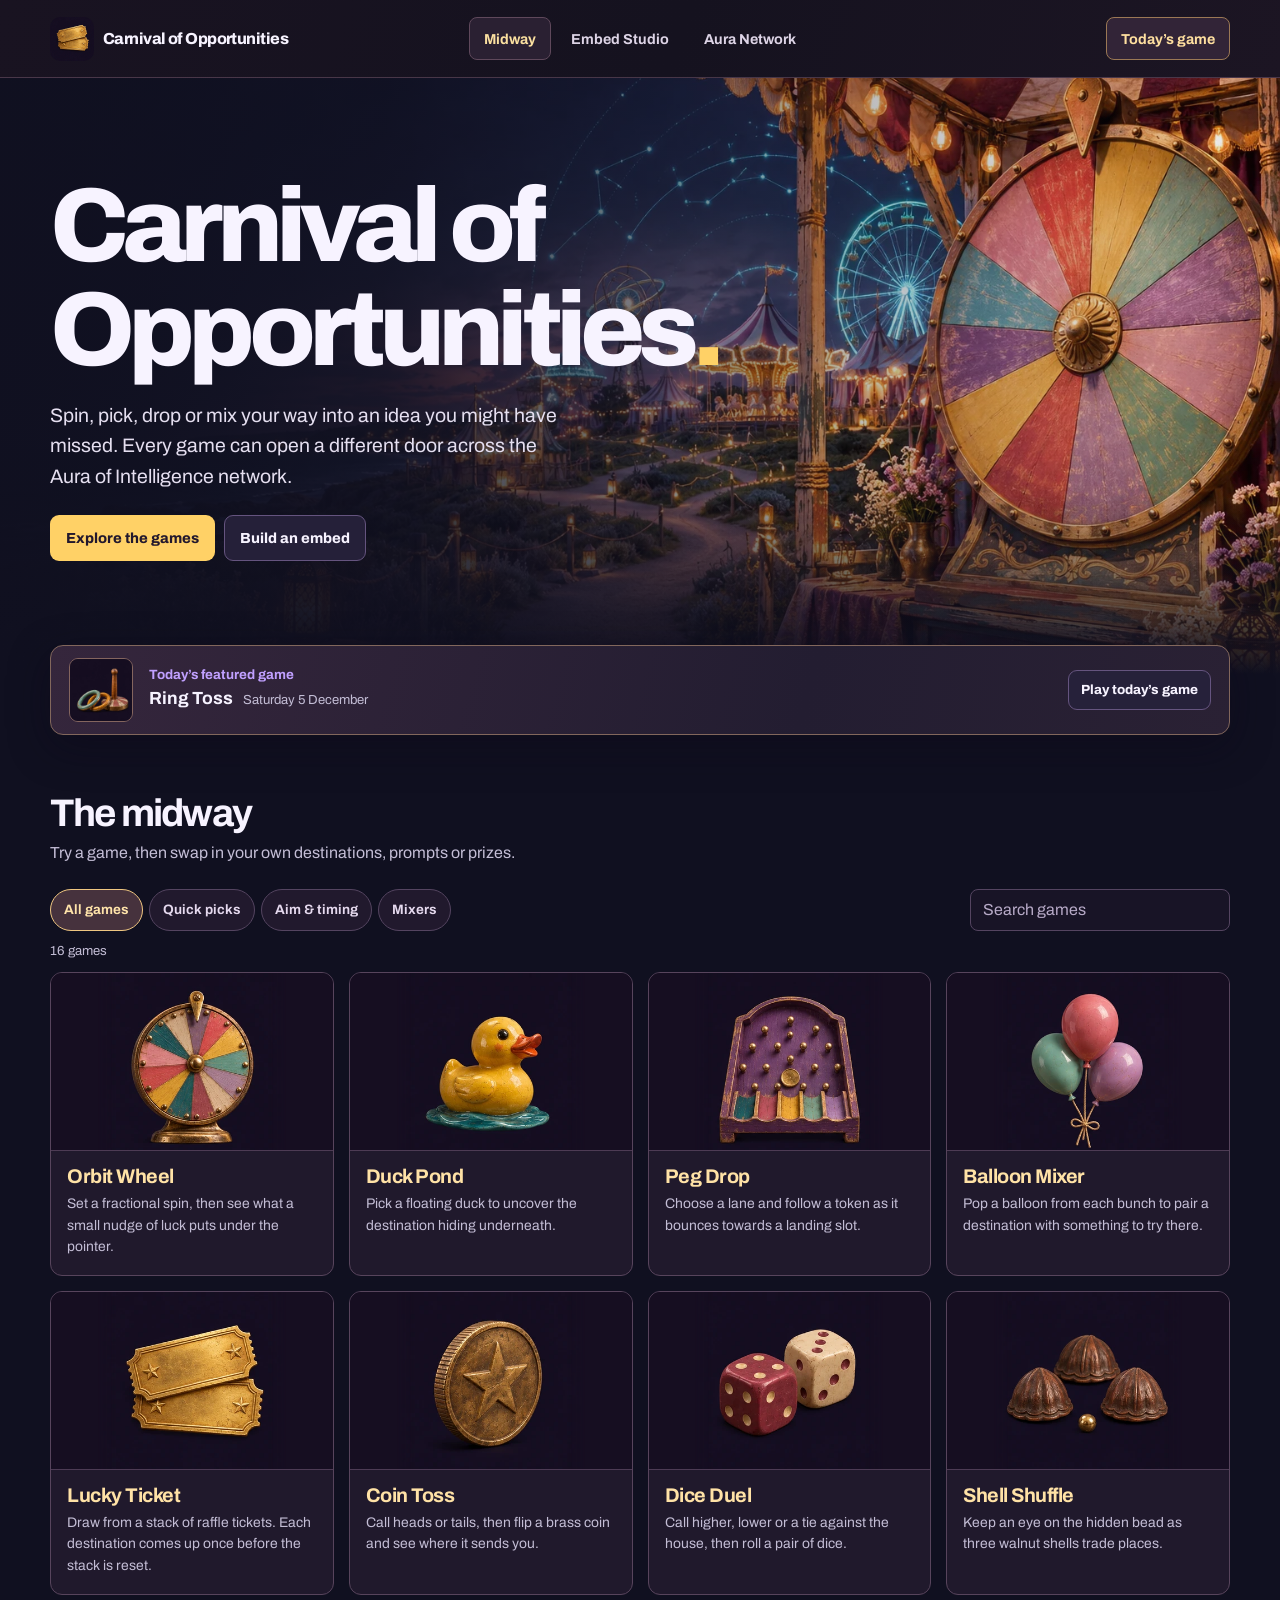
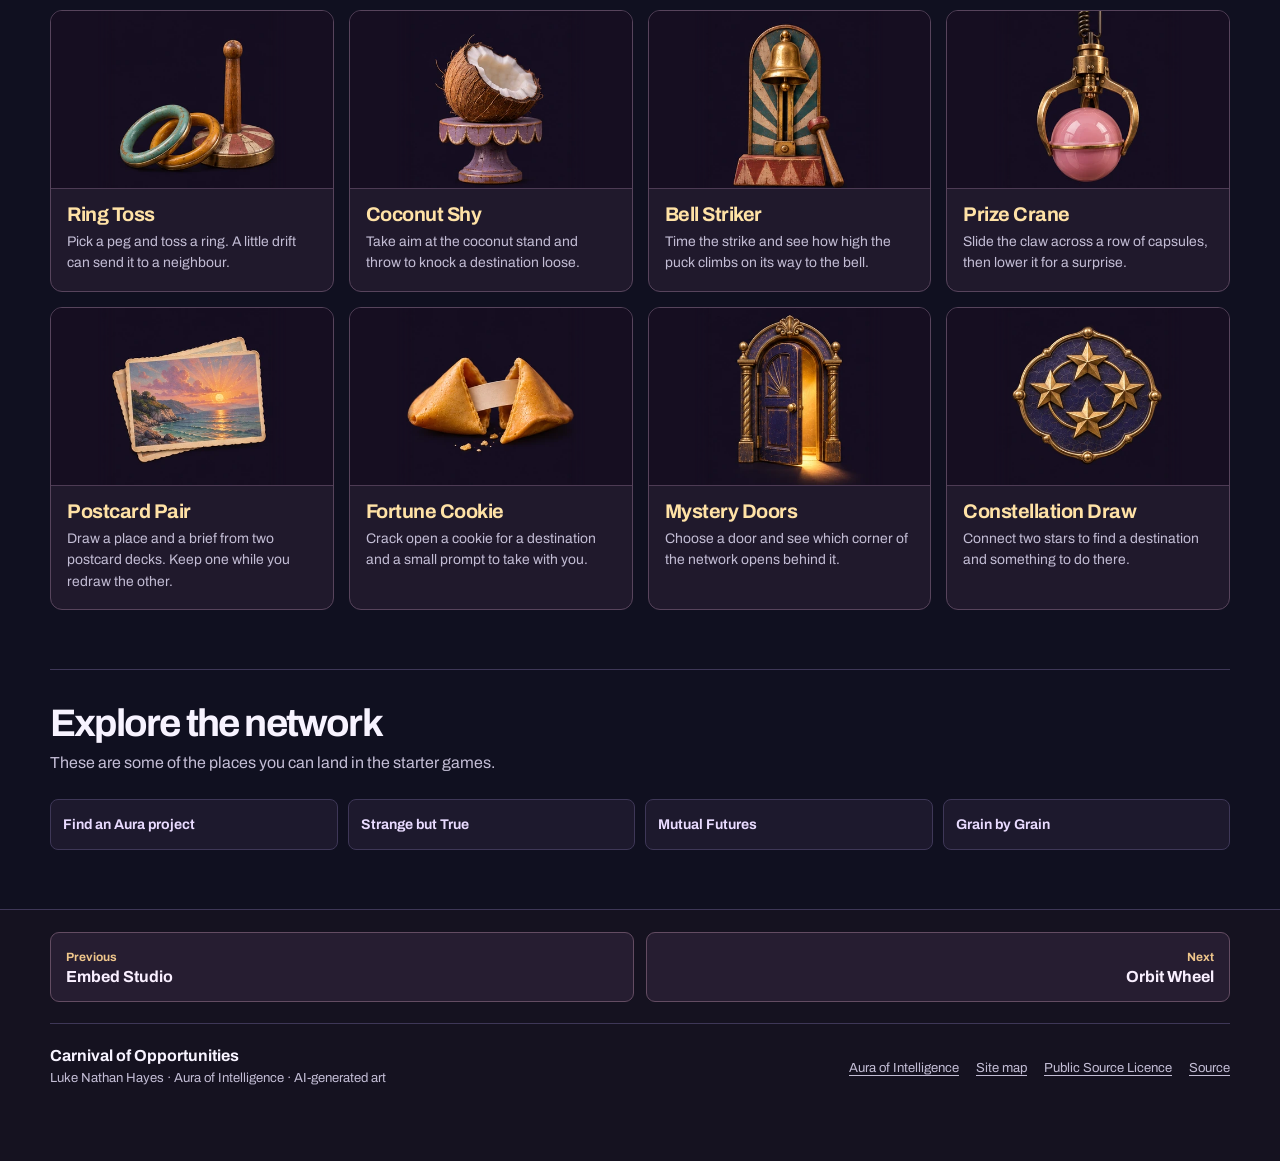
<file: index.html>
<!doctype html>
<html lang="en-AU">
<head>
  <meta charset="utf-8">
  <meta name="viewport" content="width=device-width, initial-scale=1">
  <title>Carnival of Opportunities | Aura of Intelligence</title>
  <meta name="description" content="A midway of small, embeddable luck games that send people somewhere unexpected across the Aura of Intelligence network.">
  <meta name="theme-color" content="#101020">
  <link rel="canonical" href="https://auraofintelligence.github.io/carnival-of-opportunities/">
  <meta property="og:title" content="Carnival of Opportunities">
  <meta property="og:description" content="Spin, pick, drop or mix your way into an idea you might have missed.">
  <meta property="og:image" content="https://auraofintelligence.github.io/carnival-of-opportunities/assets/images/carnival-hero.webp">
  <link rel="stylesheet" href="assets/css/site.css?v=2">
  <script defer src="assets/js/catalog.js?v=2"></script>
  <script defer src="assets/js/featured.js?v=2"></script>
  <script defer src="assets/js/home.js?v=2"></script>
  <script defer src="assets/js/site.js"></script>
</head>
<body id="top">
  <a class="skip-link" href="#main">Skip to content</a>
  <header class="site-header">
    <div class="container header-inner">
      <a class="brand" href="index.html"><img class="brand-ticket" src="assets/images/icons/lucky-ticket.webp" alt="" width="45" height="45"><span>Carnival of Opportunities</span></a>
      <nav class="site-nav" aria-label="Primary">
        <a href="#games" aria-current="page">Midway</a>
        <a href="embed.html">Embed Studio</a>
        <a href="#network">Aura Network</a>
      </nav>
      <a class="header-action" href="play.html?game=featured">Today’s game</a>
    </div>
  </header>
  <main id="main">
    <section class="hero home-hero" aria-labelledby="home-title">
      <div class="container hero-content">
        <h1 id="home-title">Carnival of<br>Opportunities<span>.</span></h1>
        <p>Spin, pick, drop or mix your way into an idea you might have missed. Every game can open a different door across the Aura of Intelligence network.</p>
        <div class="actions">
          <a class="button button-gold" href="#games">Explore the games</a>
          <a class="button button-quiet" href="embed.html">Build an embed</a>
        </div>
      </div>
    </section>
    <div class="container">
      <section aria-labelledby="daily-heading">
        <a class="daily-ticket" href="play.html?game=featured">
          <img class="daily-icon" id="daily-icon" alt="" width="64" height="64" hidden>
          <div>
            <h2 id="daily-heading">Today’s featured game</h2>
            <p><strong id="daily-name">Try today’s draw</strong> <span id="daily-date"></span></p>
          </div>
          <span class="daily-cta button button-small button-quiet">Play today’s game</span>
        </a>
      </section>
      <section class="section" id="games" aria-labelledby="games-heading">
        <div class="section-heading">
          <h2 id="games-heading">The midway</h2>
          <p>Try a game, then swap in your own destinations, prompts or prizes.</p>
        </div>
        <div class="catalogue-controls" id="catalogue-controls" hidden>
          <div class="catalogue-filters" role="group" aria-label="Game category">
            <button type="button" data-category="all" aria-pressed="true">All games</button>
            <button type="button" data-category="chance" aria-pressed="false">Quick picks</button>
            <button type="button" data-category="aim" aria-pressed="false">Aim &amp; timing</button>
            <button type="button" data-category="mix" aria-pressed="false">Mixers</button>
          </div>
          <input id="game-search" type="search" aria-label="Search games" placeholder="Search games">
        </div>
        <p class="catalogue-count" id="game-count" role="status"></p>
        <ul class="game-list" id="game-list"></ul>
        <noscript><p>Enable JavaScript to browse the game catalogue.</p></noscript>
        <template id="game-card">
          <li class="game-card">
            <a class="game-card-link" href="play.html">
              <div class="game-art"><img alt="" width="336" height="336" loading="lazy" decoding="async"></div>
              <div class="game-card-body"><h3></h3><p></p></div>
            </a>
          </li>
        </template>
      </section>
      <section class="section network-section" id="network" aria-labelledby="network-heading">
        <div class="section-heading">
          <h2 id="network-heading">Explore the network</h2>
          <p>These are some of the places you can land in the starter games.</p>
        </div>
        <div class="network-links" id="network-links"></div>
      </section>
    </div>
  </main>
  <footer class="site-footer">
    <div class="container">
      <nav class="page-turns" aria-label="Previous and next pages" data-page="midway">
        <a class="page-turn" rel="prev" href="embed.html"><span>Previous</span><strong>Embed Studio</strong></a>
        <a class="page-turn" rel="next" href="play.html?game=orbit-wheel"><span>Next</span><strong>Orbit Wheel</strong></a>
      </nav>
      <div class="footer-inner">
        <div><strong>Carnival of Opportunities</strong><p>Luke Nathan Hayes · Aura of Intelligence · AI-generated art</p></div>
        <nav aria-label="Footer"><a href="https://auraofintelligence.github.io/">Aura of Intelligence</a><a href="sitemap.xml">Site map</a><a href="LICENCE.md">Public Source Licence</a><a href="https://github.com/auraofintelligence/carnival-of-opportunities">Source</a></nav>
      </div>
    </div>
  </footer>
  <a class="back-to-top" href="#top" data-to-top hidden>Back to top</a>
</body>
</html>
</file>
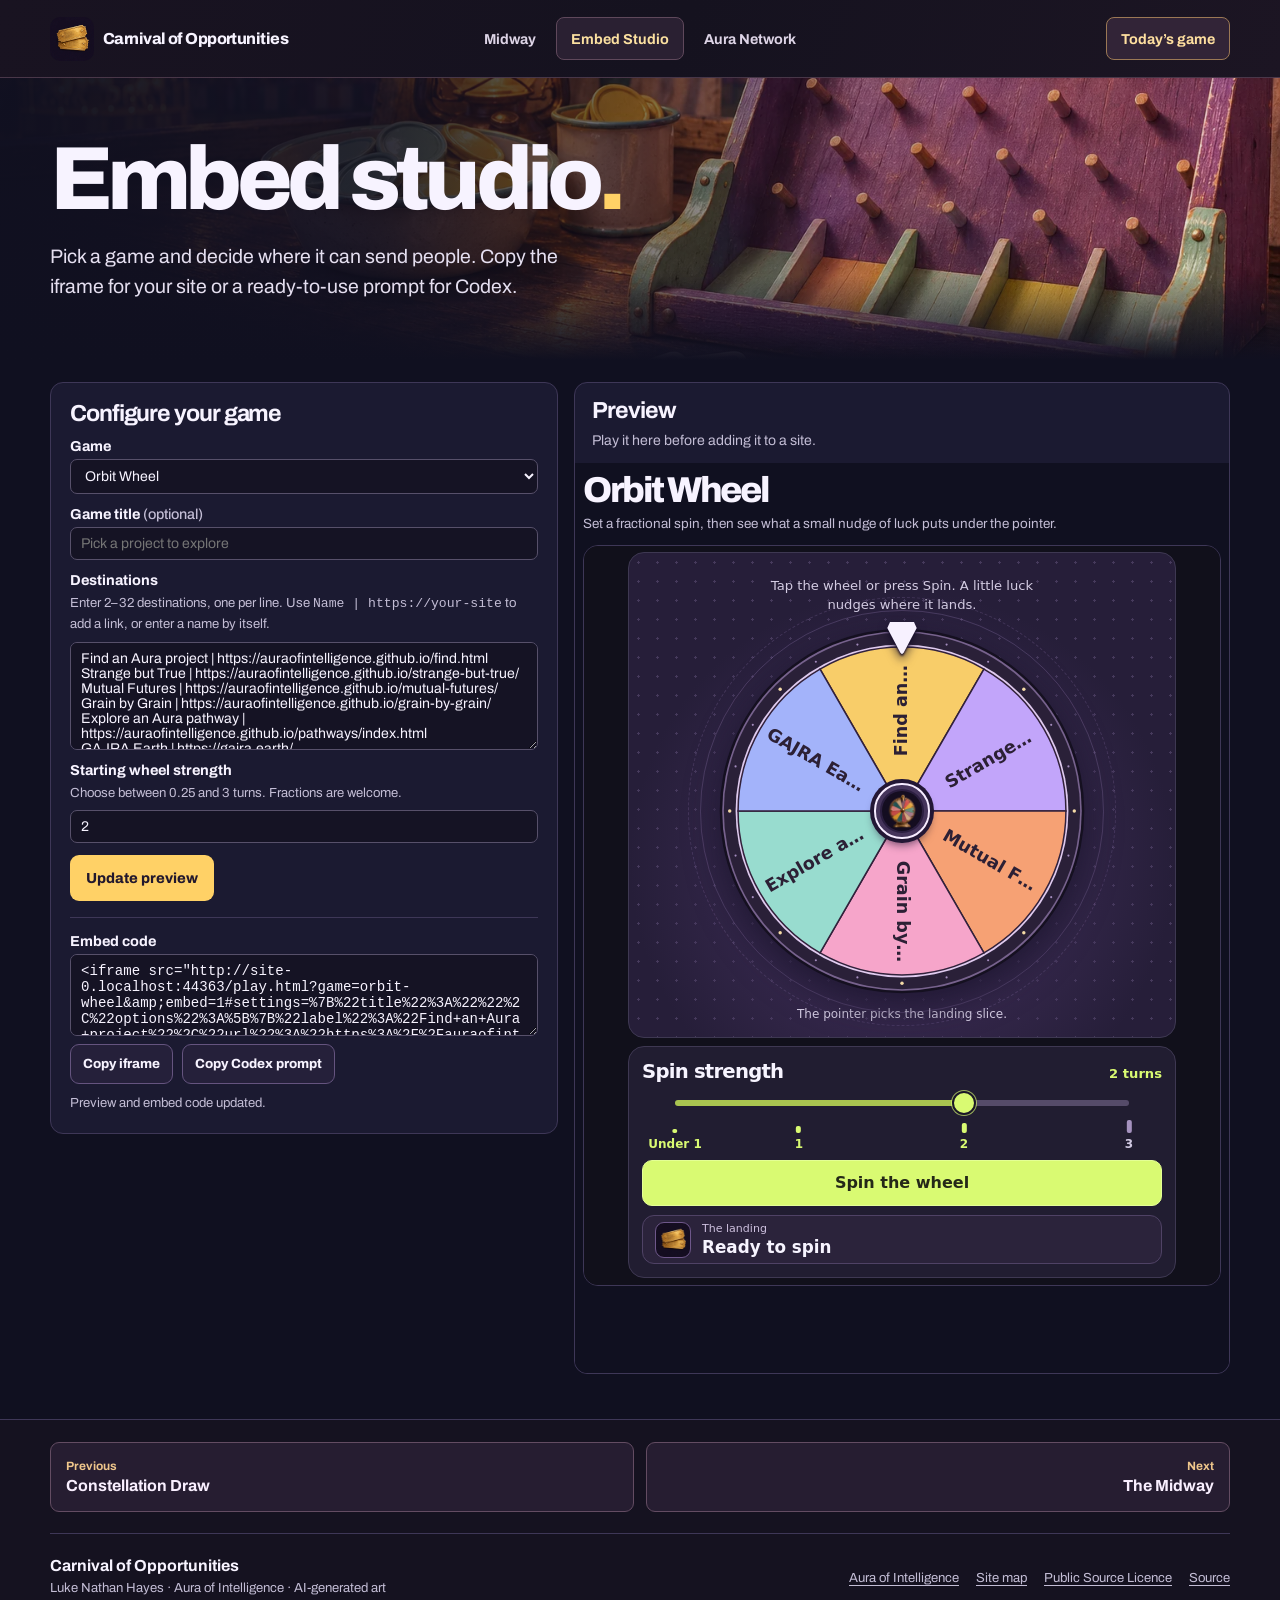
<file: embed.html>
<!doctype html>
<html lang="en-AU">
<head>
  <meta charset="utf-8">
  <meta name="viewport" content="width=device-width, initial-scale=1">
  <title>Embed Studio | Carnival of Opportunities</title>
  <meta name="description" content="Choose a carnival game, add destinations and actions, and copy an embed or a Codex placement prompt.">
  <meta name="theme-color" content="#101020">
  <link rel="canonical" href="https://auraofintelligence.github.io/carnival-of-opportunities/embed.html">
  <link rel="stylesheet" href="assets/css/site.css?v=2">
  <script defer src="assets/js/catalog.js?v=2"></script>
  <script defer src="assets/js/studio.js?v=2"></script>
  <script defer src="assets/js/site.js"></script>
</head>
<body id="top">
  <a class="skip-link" href="#main">Skip to content</a>
  <header class="site-header">
    <div class="container header-inner">
      <a class="brand" href="index.html"><img class="brand-ticket" src="assets/images/icons/lucky-ticket.webp" alt="" width="45" height="45"><span>Carnival of Opportunities</span></a>
      <nav class="site-nav" aria-label="Primary">
        <a href="index.html#games">Midway</a>
        <a href="embed.html" aria-current="page">Embed Studio</a>
        <a href="index.html#network">Aura Network</a>
      </nav>
      <a class="header-action" href="play.html?game=featured">Today’s game</a>
    </div>
  </header>
  <main id="main">
    <section class="hero workshop-hero" aria-labelledby="studio-title">
      <div class="container hero-content">
        <h1 id="studio-title">Embed studio<span>.</span></h1>
        <p>Pick a game and decide where it can send people. Copy the iframe for your site or a ready-to-use prompt for Codex.</p>
      </div>
    </section>
    <div class="container studio-layout">
      <section class="studio-panel" aria-labelledby="configure-heading">
        <h2 id="configure-heading">Configure your game</h2>
        <form id="embed-form">
          <label for="game-picker">Game</label>
          <select id="game-picker"></select>
          <label for="custom-title">Game title <span>(optional)</span></label>
          <input id="custom-title" type="text" maxlength="80" placeholder="Pick a project to explore">
          <label for="custom-destinations">Destinations</label>
          <p class="field-help" id="destination-help">Enter 2–32 destinations, one per line. Use <code>Name | https://your-site</code> to add a link, or enter a name by itself.</p>
          <textarea id="custom-destinations" rows="6" spellcheck="false" aria-describedby="destination-help"></textarea>
          <div id="strength-fields">
            <label for="custom-strength">Starting wheel strength</label>
            <p class="field-help" id="strength-help">Choose between 0.25 and 3 turns. Fractions are welcome.</p>
            <input id="custom-strength" type="number" min="0.25" max="3" step="0.01" value="2" required aria-describedby="strength-help">
          </div>
          <div id="prompt-fields" hidden>
            <label for="custom-prompts">Actions and prompts</label>
            <p class="field-help" id="prompt-help">Enter 1–24 things people can try at a destination, one per line.</p>
            <textarea id="custom-prompts" rows="4" aria-describedby="prompt-help"></textarea>
          </div>
          <button type="submit" class="button button-gold">Update preview</button>
        </form>
        <div class="code-panel">
          <label for="embed-code">Embed code</label>
          <textarea id="embed-code" class="code-output" rows="4" readonly spellcheck="false"></textarea>
          <div class="actions">
            <button type="button" class="button button-small button-quiet" id="copy-iframe">Copy iframe</button>
            <button type="button" class="button button-small button-quiet" id="copy-brief">Copy Codex prompt</button>
          </div>
        </div>
        <p id="studio-status" class="field-help" role="status"></p>
      </section>
      <section class="studio-preview" aria-labelledby="preview-heading">
        <div class="preview-heading"><h2 id="preview-heading">Preview</h2><p>Play it here before adding it to a site.</p></div>
        <iframe id="preview" title="Game preview" width="100%" height="910"></iframe>
      </section>
    </div>
    <noscript><p class="container">Enable JavaScript to build an embed.</p></noscript>
  </main>
  <footer class="site-footer">
    <div class="container">
      <nav class="page-turns" aria-label="Previous and next pages" data-page="studio">
        <a class="page-turn" rel="prev" href="play.html?game=constellation-draw"><span>Previous</span><strong>Constellation Draw</strong></a>
        <a class="page-turn" rel="next" href="index.html#games"><span>Next</span><strong>The Midway</strong></a>
      </nav>
      <div class="footer-inner">
        <div><strong>Carnival of Opportunities</strong><p>Luke Nathan Hayes · Aura of Intelligence · AI-generated art</p></div>
        <nav aria-label="Footer"><a href="https://auraofintelligence.github.io/">Aura of Intelligence</a><a href="sitemap.xml">Site map</a><a href="LICENCE.md">Public Source Licence</a><a href="https://github.com/auraofintelligence/carnival-of-opportunities">Source</a></nav>
      </div>
    </div>
  </footer>
  <a class="back-to-top" href="#top" data-to-top hidden>Back to top</a>
</body>
</html>
</file>
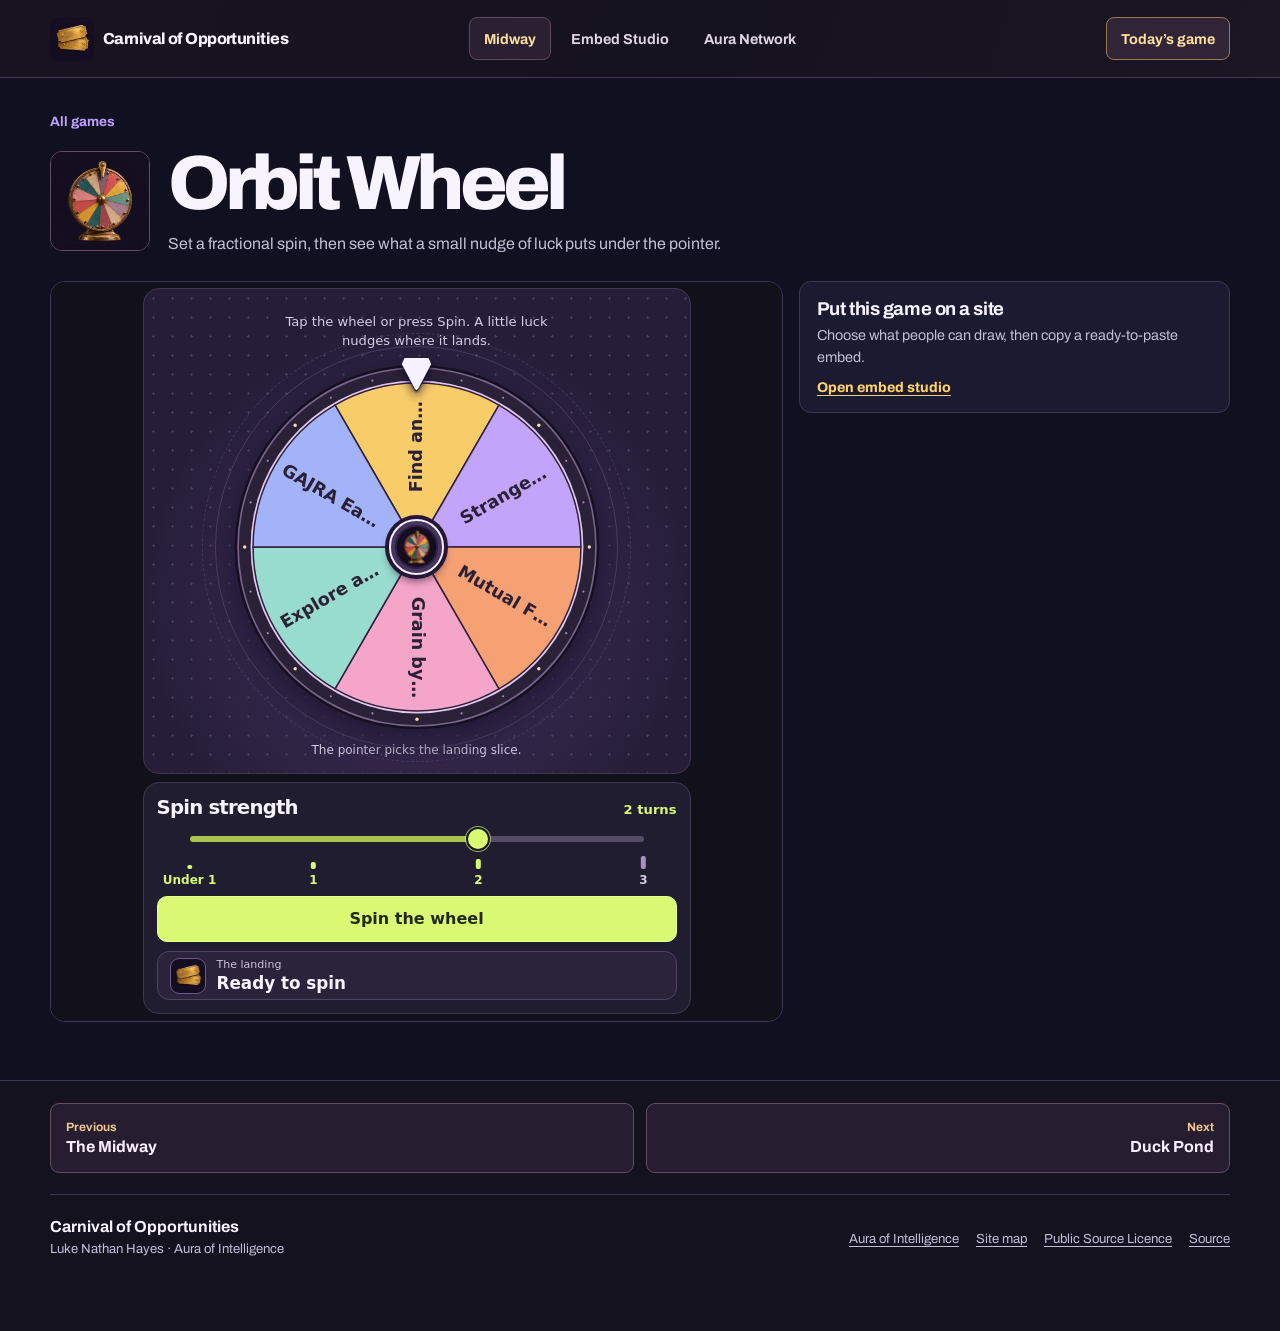
<file: play.html>
<!doctype html>
<html lang="en-AU">
<head>
  <meta charset="utf-8">
  <meta name="viewport" content="width=device-width, initial-scale=1">
  <title>Play | Carnival of Opportunities</title>
  <meta name="description" content="Play a midway game and uncover a destination, prompt or prize at the Carnival of Opportunities.">
  <meta name="theme-color" content="#101020">
  <link rel="canonical" href="https://auraofintelligence.github.io/carnival-of-opportunities/play.html">
  <script>
    if (new URLSearchParams(location.search).get('embed') === '1') {
      document.documentElement.classList.add('embedded');
      const robots = document.createElement('meta');
      robots.name = 'robots';
      robots.content = 'noindex, follow';
      document.head.append(robots);
    }
  </script>
  <link rel="stylesheet" href="assets/css/site.css?v=2">
  <link rel="stylesheet" href="assets/css/games.css">
  <link rel="stylesheet" href="assets/css/table-games.css">
  <link rel="stylesheet" href="assets/css/aim-games.css">
  <link rel="stylesheet" href="assets/css/mixer-games.css">
  <script defer src="assets/js/catalog.js?v=2"></script>
  <script defer src="assets/js/featured.js?v=2"></script>
  <script defer src="assets/js/games.js"></script>
  <script defer src="assets/js/table-games.js"></script>
  <script defer src="assets/js/aim-games.js"></script>
  <script defer src="assets/js/mixer-games.js"></script>
  <script defer src="assets/js/player.js?v=3"></script>
  <script defer src="assets/js/site.js"></script>
</head>
<body id="top">
  <a class="skip-link" href="#main">Skip to content</a>
  <header class="site-header">
    <div class="container header-inner">
      <a class="brand" href="index.html"><img class="brand-ticket" src="assets/images/icons/lucky-ticket.webp" alt="" width="45" height="45"><span>Carnival of Opportunities</span></a>
      <nav class="site-nav" aria-label="Primary">
        <a href="index.html#games" aria-current="page">Midway</a>
        <a href="embed.html">Embed Studio</a>
        <a href="index.html#network">Aura Network</a>
      </nav>
      <a class="header-action" href="play.html?game=featured">Today’s game</a>
    </div>
  </header>
  <main id="main" class="container player">
    <div class="page-title player-title">
      <a class="back-link" href="index.html#games">All games</a>
      <div class="game-title-row">
        <img class="play-icon" id="play-icon" alt="" width="100" height="100" hidden>
        <div>
          <h1 id="play-title">Play a game</h1>
          <p id="play-description"></p>
          <p class="featured-note" id="featured-note" hidden>Today’s featured game · changes daily in Brisbane</p>
        </div>
      </div>
    </div>
    <div class="player-layout">
      <div class="game-root" id="game-root"></div>
      <aside class="play-aside" aria-label="Game result and sharing">
        <div class="draw" id="draw" aria-live="polite" aria-atomic="true" hidden>
          <p class="draw-label">Your draw</p>
          <h2 id="draw-name"></h2>
          <p id="draw-prompt" hidden></p>
          <a class="button button-gold button-small" id="draw-link" target="_blank" rel="noopener noreferrer" hidden>Open destination</a>
        </div>
        <a class="aside-card" id="edit-game" href="embed.html">
          <h2>Put this game on a site</h2>
          <p>Choose what people can draw, then copy a ready-to-paste embed.</p>
          <span class="text-link">Open embed studio</span>
        </a>
      </aside>
    </div>
    <noscript><p>Enable JavaScript to play this game.</p></noscript>
  </main>
  <footer class="site-footer">
    <div class="container">
      <nav class="page-turns" aria-label="Previous and next pages" data-page="play">
        <a class="page-turn" rel="prev" href="index.html#games"><span>Previous</span><strong>The Midway</strong></a>
        <a class="page-turn" rel="next" href="play.html?game=duck-pond"><span>Next</span><strong>Duck Pond</strong></a>
      </nav>
      <div class="footer-inner">
        <div><strong>Carnival of Opportunities</strong><p>Luke Nathan Hayes · Aura of Intelligence</p></div>
        <nav aria-label="Footer"><a href="https://auraofintelligence.github.io/">Aura of Intelligence</a><a href="sitemap.xml">Site map</a><a href="LICENCE.md">Public Source Licence</a><a href="https://github.com/auraofintelligence/carnival-of-opportunities">Source</a></nav>
      </div>
    </div>
  </footer>
  <a class="back-to-top" href="#top" data-to-top hidden>Back to top</a>
</body>
</html>
</file>
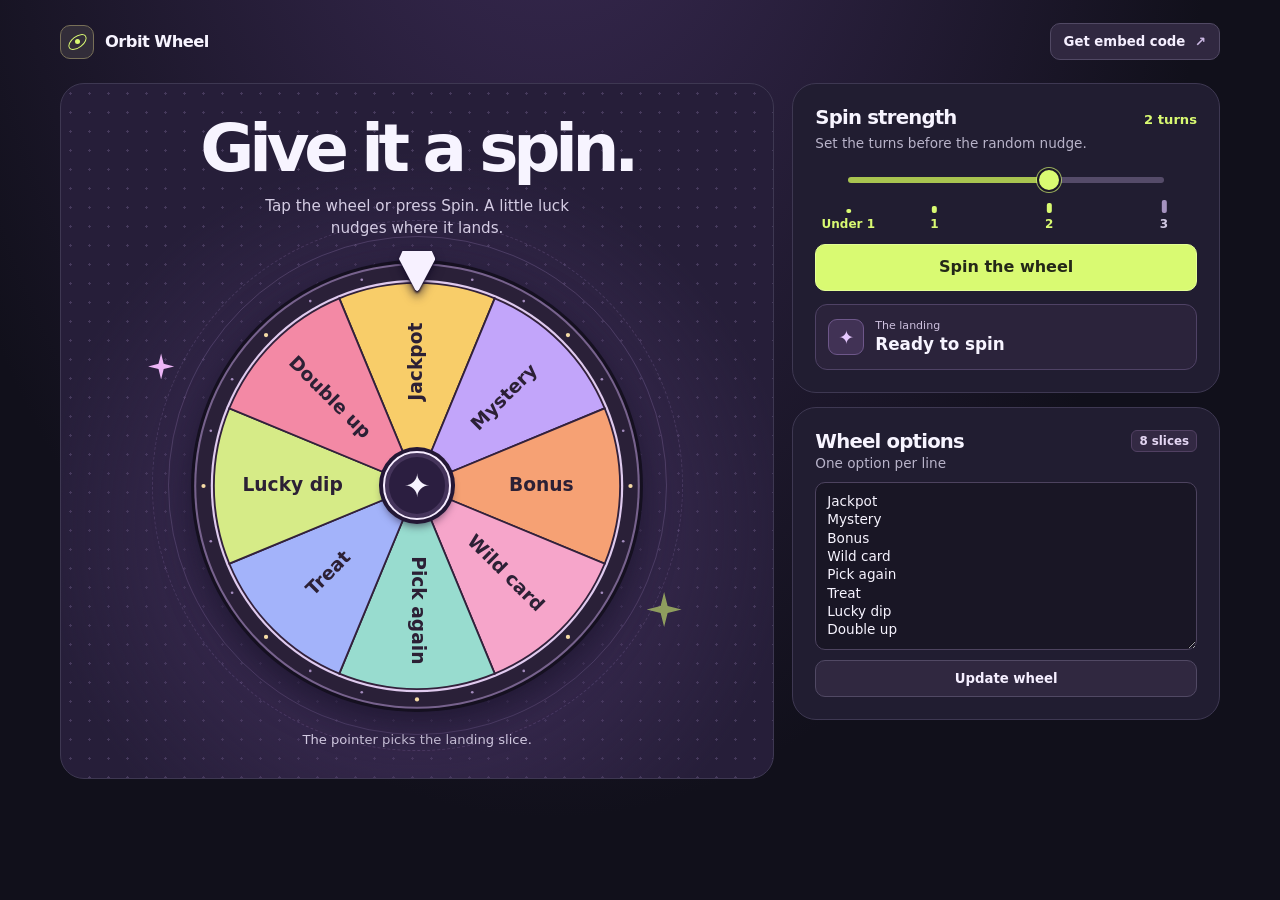
<file: games/orbit-wheel.html>
<!doctype html>
<html lang="en">
<head>
  <meta charset="utf-8">
  <meta name="viewport" content="width=device-width, initial-scale=1">
  <meta name="description" content="A little prize wheel you can make your own.">
  <meta name="robots" content="noindex, follow">
  <title>Orbit Wheel</title>
  <script>
    const config = new URLSearchParams(location.hash.startsWith('#wheel?') ? location.hash.slice(7) : location.search);
    if (config.get('embed') === '1') {
      document.documentElement.classList.add('embedded');
    }
    if (config.get('compact') === '1') {
      document.documentElement.classList.add('wheel-compact');
    }
  </script>
  <style>
    :root {
      color-scheme: dark;
      font-family: Inter, system-ui, sans-serif;
      color: #f7f4ff;
      background: #11101b;
      --muted: #b8b3c9;
      --line: #3e3852;
      --lime: #d9fa72;
      --surface: #211d31;
    }
    * { box-sizing: border-box; }
    body {
      margin: 0;
      min-width: 0;
      min-height: 100vh;
      background: radial-gradient(ellipse at 43% -35%, #3d2c58 0%, transparent 66%);
    }
    button, textarea, input { font: inherit; }
    button { cursor: pointer; }
    :focus-visible { outline: 2px solid var(--lime); outline-offset: 4px; }
    [hidden] { display: none !important; }
    .shell { width: min(100% - 48px, 1160px); margin-inline: auto; }
    .masthead {
      min-height: 83px;
      display: flex;
      align-items: center;
      justify-content: space-between;
      gap: 16px;
      padding-block: 12px;
    }
    .brand { display: flex; align-items: center; gap: 11px; font-size: 1.02rem; font-weight: 800; letter-spacing: -.035em; }
    .brand-mark {
      position: relative;
      display: grid;
      place-items: center;
      width: 34px;
      height: 34px;
      border: 1px solid #787058;
      border-radius: 10px;
      color: var(--lime);
      background: #322d39;
    }
    .brand-mark::before {
      content: '';
      width: 19px;
      height: 10px;
      border: 1px solid currentColor;
      border-radius: 50%;
      transform: rotate(-37deg);
    }
    .brand-mark::after { content: ''; position: absolute; width: 5px; height: 5px; background: currentColor; border-radius: 50%; }
    .layout { display: grid; grid-template-columns: minmax(0, 1.67fr) minmax(320px, 1fr); gap: 18px; padding-bottom: 28px; align-items: start; }
    .panel { border: 1px solid var(--line); border-radius: 24px; background: var(--surface); }
    .stage {
      position: relative;
      isolation: isolate;
      overflow: hidden;
      display: flex;
      flex-direction: column;
      align-items: center;
      padding: 32px 24px 29px;
      text-align: center;
      background:
        radial-gradient(circle at 50% 64%, #473362 0%, transparent 66%),
        radial-gradient(circle, #bda1de36 1px, transparent 1.4px) 0 0 / 19px 19px,
        #261e39;
    }
    h1 { margin: 0; font-size: clamp(2.5rem, 5.15vw, 4.55rem); line-height: 1.01; letter-spacing: -.08em; font-weight: 850; overflow-wrap: anywhere; }
    .intro { max-width: 36ch; margin: 12px 0 19px; color: #d4cce3; font-size: .95rem; line-height: 1.45; }
    .board {
      position: relative;
      display: grid;
      place-items: center;
      width: min(100%, 456px);
      aspect-ratio: 1;
      isolation: isolate;
    }
    .board::before, .board::after {
      content: '';
      position: absolute;
      z-index: -1;
      width: 109%;
      height: 109%;
      border: 1px solid #c6a4e835;
      border-radius: 50%;
      pointer-events: none;
    }
    .board::after { width: 116%; height: 116%; border-style: dashed; border-color: #c6a4e829; }
    .star { position: absolute; z-index: -1; width: 26px; height: 26px; background: #edb6f7; clip-path: polygon(50% 0, 60% 40%, 100% 50%, 60% 60%, 50% 100%, 40% 60%, 0 50%, 40% 40%); pointer-events: none; }
    .star-left { left: -9%; top: 21%; }
    .star-right { right: -8%; bottom: 19%; width: 35px; height: 35px; background: #d9fa7290; }
    .wheel {
      display: grid;
      place-items: center;
      width: 100%;
      aspect-ratio: 1;
      position: relative;
      border: 0;
      border-radius: 50%;
      padding: 0;
      background: transparent;
      color: #f7f4ff;
      touch-action: manipulation;
      -webkit-tap-highlight-color: transparent;
    }
    .wheel[aria-disabled="true"] { cursor: progress; }
    canvas { position: absolute; inset: 0; width: 100%; height: 100%; filter: drop-shadow(0 13px 17px #120e23a6); pointer-events: none; }
    .hub {
      z-index: 1;
      display: grid;
      place-items: center;
      width: 15%;
      aspect-ratio: 1;
      border-radius: 50%;
      border: 2px solid #f6ebff;
      box-shadow: 0 0 0 4px #231735, 0 6px 9px #20142f99, inset 0 0 0 4px #45345b;
      background: #2b1e40;
      transition: background .18s ease, color .18s ease;
      pointer-events: none;
    }
    .hub::after { content: '✦'; font-size: clamp(1.05rem, 4vw, 2rem); }
    .wheel:not([aria-disabled="true"]):hover .hub { background: var(--lime); color: #241b30; }
    .pointer {
      position: absolute;
      z-index: 2;
      top: -1.5%;
      width: 8%;
      aspect-ratio: .9;
      filter: drop-shadow(0 2px 1px #190f2d) drop-shadow(0 4px 5px #140d27a6);
      pointer-events: none;
    }
    .pointer::before { content: ''; display: block; width: 100%; height: 100%; background: #f7f1ff; clip-path: polygon(10% 0, 90% 0, 100% 20%, 56% 95%, 50% 100%, 44% 95%, 0 20%); }
    .stage-note { margin: 17px 0 0; color: #d4cce3; font-size: .82rem; line-height: 1.4; }
    .sidebar { display: grid; gap: 14px; min-width: 0; }
    .controls, .editor { padding: 22px; min-width: 0; }
    h2 { margin: 0; font-size: 1.23rem; letter-spacing: -.04em; font-weight: 780; }
    .description, .field-label { margin: 5px 0 0; color: var(--muted); font-size: .85rem; line-height: 1.42; }
    .strength-heading { display: flex; align-items: baseline; justify-content: space-between; gap: 8px; }
    .strength-readout { color: var(--lime); font-size: .82rem; font-weight: 720; font-variant-numeric: tabular-nums; white-space: nowrap; }
    .strength-scale { --thumb-size: 24px; --strength-edge: 33px; margin-top: 7px; }
    .strength-track { position: relative; margin-inline: calc(var(--strength-edge) - var(--thumb-size) / 2); }
    .strength-track::before {
      content: '';
      position: absolute;
      inset-inline: calc(var(--thumb-size) / 2);
      top: 50%;
      height: 6px;
      border-radius: 999px;
      transform: translateY(-50%);
      background: linear-gradient(90deg, #a9c450 var(--strength, 0%), #554b69 var(--strength, 0%));
      pointer-events: none;
    }
    .strength-input { position: relative; display: block; appearance: none; width: 100%; height: 40px; margin: 0; padding: 0; border: 0; border-radius: 8px; background: transparent; cursor: ew-resize; }
    .strength-input:disabled { cursor: progress; opacity: .6; }
    .strength-input::-webkit-slider-runnable-track { height: var(--thumb-size); background: transparent; }
    .strength-input::-moz-range-track { height: var(--thumb-size); background: transparent; }
    .strength-input::-moz-range-progress { background: transparent; }
    .strength-input::-webkit-slider-thumb { appearance: none; box-sizing: border-box; width: var(--thumb-size); height: var(--thumb-size); border: 2px solid #1b1728; border-radius: 50%; background: var(--lime); box-shadow: 0 0 0 1px #d9fa72a6; }
    .strength-input::-moz-range-thumb { box-sizing: border-box; width: var(--thumb-size); height: var(--thumb-size); border: 2px solid #1b1728; border-radius: 50%; background: var(--lime); box-shadow: 0 0 0 1px #d9fa72a6; }
    .strength-marks { position: relative; height: 31px; margin-inline: var(--strength-edge); }
    .strength-mark { position: absolute; left: var(--position); transform: translateX(-50%); display: grid; grid-template-rows: 13px auto; justify-items: center; align-items: end; gap: 4px; color: #d1c9e2; font-size: .75rem; font-weight: 700; white-space: nowrap; }
    .strength-mark::before { content: ''; width: 5px; height: 4px; border-radius: 2px; background: #a592bf; }
    .strength-mark:nth-child(2)::before { height: 7px; }
    .strength-mark:nth-child(3)::before { height: 10px; }
    .strength-mark:nth-child(4)::before { height: 13px; }
    .strength-mark.selected { color: var(--lime); }
    .strength-mark.selected::before { background: currentColor; }
    .primary, .quiet {
      border-radius: 10px;
      font-weight: 760;
      line-height: 1.15;
      transition: background .18s ease, border-color .18s ease;
    }
    .primary { width: 100%; margin-top: 13px; padding: 13px 14px; border: 1px solid #e4ff95; background: var(--lime); color: #242818; }
    .primary:not([aria-disabled="true"]):hover { background: #e8ff9f; }
    .primary[aria-disabled="true"] { cursor: progress; background: #3e4034; color: #e2edc0; border-color: #727f52; }
    .quiet { padding: 10px 13px; border: 1px solid #514964; color: #f5efff; background: #302840; font-size: .83rem; }
    .quiet:not([aria-disabled="true"]):hover { background: #433556; border-color: #8f7ca9; }
    .quiet[aria-disabled="true"] { cursor: progress; opacity: .7; }
    .launch-arrow { margin-left: 5px; color: #ccb9e4; }
    .result { display: flex; align-items: center; gap: 11px; min-height: 66px; margin-top: 13px; padding: 9px 12px; border: 1px solid #4f4265; border-radius: 12px; background: #2b233b; }
    .result-mark { display: grid; place-items: center; flex: 0 0 36px; height: 36px; border: 1px solid #6e578a; border-radius: 9px; color: #e6c9ff; background: #413255; font-size: 1.18rem; }
    .result.settled .result-mark { color: #282b1b; background: var(--lime); border-color: var(--lime); }
    .result-label { display: block; margin-bottom: 2px; color: #cec1df; font-size: .69rem; }
    .result output { display: block; font-size: 1.05rem; line-height: 1.2; font-weight: 770; overflow-wrap: anywhere; }
    .editor-header { display: flex; align-items: center; justify-content: space-between; gap: 9px; }
    .count { flex: none; color: #e5d7f4; font-size: .74rem; font-weight: 650; background: #332943; border: 1px solid #514062; padding: 3px 7px; border-radius: 6px; }
    textarea, .url-input { width: 100%; display: block; color: #f7f4ff; background: #191625; border: 1px solid #4d435f; border-radius: 10px; padding: 9px 11px; }
    textarea { line-height: 1.35; font-size: .85rem; resize: vertical; }
    .options { height: 168px; min-height: 84px; margin-top: 9px; }
    .editor .quiet { margin-top: 10px; width: 100%; }
    .feedback { margin: 8px 0 0; color: #f7b8d1; font-size: .8rem; line-height: 1.4; }
    .feedback.success { color: var(--lime); }
    dialog { width: min(calc(100% - 28px), 490px); padding: 23px; border: 1px solid #5f5076; border-radius: 18px; background: #252033; color: #f7f4ff; }
    dialog::backdrop { background: #0a0814bd; }
    .dialog-header { display: flex; justify-content: space-between; align-items: center; gap: 12px; }
    .dialog-close { border: 0; border-radius: 6px; background: transparent; color: #e3d6f4; font-size: 1.35rem; line-height: 1; padding: 5px 8px; }
    .dialog-close:hover { background: #3b304e; }
    .dialog-field { display: block; margin: 13px 0 5px; font-size: .84rem; font-weight: 680; }
    .embed-code { font-family: ui-monospace, monospace; }
    .visually-hidden { position: absolute; width: 1px; height: 1px; overflow: hidden; clip-path: inset(50%); white-space: nowrap; }
    .embedded body { min-height: 0; background: none; }
    .embedded .masthead, .embedded .editor { display: none; }
    .embedded .shell { width: min(100% - 12px, 548px); }
    .embedded .layout { grid-template-columns: minmax(0, 1fr); gap: 8px; padding: 6px 0; }
    .embedded .stage { padding: 17px 17px 14px; border-radius: 16px; }
    .embedded h1 { font-size: clamp(1.75rem, 6.5vw, 2.65rem); }
    .embedded .intro { margin: 6px 0 13px; font-size: .82rem; }
    .embedded .board { width: min(100%, 368px); }
    .embedded .stage-note { margin-top: 11px; font-size: .75rem; }
    .embedded .controls { padding: 13px; border-radius: 16px; }
    .embedded .controls .description { display: none; }
    .embedded .strength-scale { margin-top: 3px; }
    .embedded .strength-input { height: 34px; }
    .embedded .primary, .embedded .result { margin-top: 9px; }
    .embedded .result { min-height: 49px; padding-block: 5px; }
    .wheel-compact h1 { display: none; }
    .wheel-compact .star { display: none; }
    .wheel-compact .hub::after { content: ''; width: 78%; aspect-ratio: 1; border-radius: 50%; background: url('../assets/images/icons/orbit-wheel.webp') center / cover; }
    .wheel-compact .result-mark, .wheel-compact .result.settled .result-mark { color: transparent; background: url('../assets/images/icons/lucky-ticket.webp') center / cover; }
    @media (max-width: 880px) {
      .stage { padding-inline: 18px; }
      .star-left { left: -4%; }
      .star-right { right: -3%; }
      .controls, .editor { padding: 17px; }
    }
    @media (max-width: 700px) {
      .shell { width: min(100% - 24px, 490px); }
      .masthead { min-height: 65px; }
      .layout { grid-template-columns: minmax(0, 1fr); gap: 12px; }
      .stage { padding: 23px 16px 16px; }
      .intro { margin-bottom: 15px; font-size: .86rem; }
      .stage-note { margin-top: 13px; }
      .sidebar { gap: 12px; }
    }
    @media (prefers-reduced-motion: reduce) { *, *::before, *::after { transition: none !important; } }
  </style>
</head>
<body>
  <header class="masthead shell">
    <div class="brand"><span class="brand-mark" aria-hidden="true"></span> Orbit Wheel</div>
    <button type="button" class="quiet" id="open-embed">Get embed code <span class="launch-arrow" aria-hidden="true">↗</span></button>
  </header>
  <main class="layout shell">
    <section class="stage panel" aria-labelledby="wheel-title">
      <h1 id="wheel-title">Give it a spin.</h1>
      <p class="intro">Tap the wheel or press Spin. A little luck nudges where it lands.</p>
      <div class="board">
        <span class="star star-left" aria-hidden="true"></span>
        <span class="star star-right" aria-hidden="true"></span>
        <button type="button" class="wheel" id="wheel" aria-label="Spin the wheel" aria-describedby="wheel-options">
          <canvas id="wheel-face" aria-hidden="true"></canvas>
          <span class="hub" aria-hidden="true"></span>
        </button>
        <span class="pointer" aria-hidden="true"></span>
      </div>
      <p class="stage-note">The pointer picks the landing slice.</p>
      <span class="visually-hidden" id="wheel-options"></span>
    </section>
    <div class="sidebar">
      <section class="controls panel" aria-labelledby="spin-length">
        <div class="strength-heading">
          <h2 id="spin-length">Spin strength</h2>
          <span class="strength-readout" id="strength-readout" aria-hidden="true"></span>
        </div>
        <p class="description">Set the turns before the random nudge.</p>
        <div class="strength-scale">
          <div class="strength-track" id="strength-track">
            <input type="range" class="strength-input" id="strength" min="0.25" max="3" step="0.01" value="2" aria-labelledby="spin-length">
          </div>
          <div class="strength-marks" id="strength-marks" aria-hidden="true"></div>
        </div>
        <button type="button" class="primary" id="spin">Spin the wheel</button>
        <div class="result" id="result">
          <span class="result-mark" aria-hidden="true">✦</span>
          <div><span class="result-label">The landing</span><output id="landing" aria-live="polite" aria-atomic="true">Ready to spin</output></div>
        </div>
      </section>
      <section class="editor panel" aria-labelledby="options-title">
        <form id="options-form">
          <div class="editor-header"><h2 id="options-title">Wheel options</h2><span class="count" id="option-count"></span></div>
          <label for="options" class="field-label">One option per line</label>
          <textarea id="options" class="options" rows="5" spellcheck="false" aria-describedby="options-feedback"></textarea>
          <button type="submit" class="quiet" id="apply-options">Update wheel</button>
          <p class="feedback" id="options-feedback" role="status" hidden></p>
        </form>
      </section>
    </div>
  </main>
  <dialog id="embed-dialog" aria-labelledby="embed-title">
    <div class="dialog-header">
      <h2 id="embed-title">Get embed code</h2>
      <form method="dialog"><button type="submit" class="dialog-close" aria-label="Close">×</button></form>
    </div>
    <p class="description">Upload this HTML file to your site. Enter its address below, then paste the code into your page.</p>
    <label class="dialog-field" for="embed-url">Wheel URL</label>
    <input type="text" class="url-input" id="embed-url" autocomplete="off" spellcheck="false">
    <label class="dialog-field" for="embed-code">Embed code</label>
    <textarea class="embed-code" id="embed-code" rows="4" readonly></textarea>
    <button type="button" class="primary" id="copy-embed">Copy embed code</button>
    <p class="feedback" id="embed-feedback" role="status" hidden></p>
  </dialog>
  <script>
    const TAU = 2 * Math.PI;
    const defaultOptions = ['Jackpot', 'Mystery', 'Bonus', 'Wild card', 'Pick again', 'Treat', 'Lucky dip', 'Double up'];
    const palette = ['#f8cd69', '#c2a5fa', '#f6a174', '#f6a5ca', '#98dccf', '#a3b3fa', '#d6eb87', '#f389a5'];
    const strengthMarkers = [
      { value: 0.25, label: 'Under 1' },
      { value: 1, label: '1' },
      { value: 2, label: '2' },
      { value: 3, label: '3' },
    ];
    const title = Array.from(config.get('title')?.trim() || '').slice(0, 80).join('');
    const reducedMotion = matchMedia('(prefers-reduced-motion: reduce)');
    const byId = id => document.getElementById(id);
    const wheel = byId('wheel');
    const canvas = byId('wheel-face');
    const context = canvas.getContext('2d');
    const spinButton = byId('spin');
    const strength = byId('strength');
    const applyButton = byId('apply-options');
    const optionsInput = byId('options');
    const optionsFeedback = byId('options-feedback');
    const landing = byId('landing');
    const result = byId('result');
    const embedDialog = byId('embed-dialog');
    const embedUrl = byId('embed-url');
    const embedCode = byId('embed-code');
    const embedFeedback = byId('embed-feedback');

    let options = cleanOptions(config.getAll('option'));
    if (!validOptions(options)) options = defaultOptions;
    let rotation = 0;
    let spinning = false;

    function reportToCarnival(type, details = {}) {
      if (config.get('compact') !== '1' || window.parent === window) return;
      const origin = location.protocol === 'file:' ? '*' : location.origin;
      window.parent.postMessage({ type: `carnival:wheel-${type}`, ...details }, origin);
    }

    const minimumStrength = Number(strength.min);
    const maximumStrength = Number(strength.max);
    const strengthPercent = value => (value - minimumStrength) / (maximumStrength - minimumStrength) * 100;
    const strengthMarks = strengthMarkers.map(({ value, label }) => {
      const mark = document.createElement('span');
      mark.className = 'strength-mark';
      mark.textContent = label;
      mark.style.setProperty('--position', `${strengthPercent(value)}%`);
      return mark;
    });
    byId('strength-marks').append(...strengthMarks);

    function syncStrength() {
      const selected = strength.valueAsNumber;
      const text = `${selected} ${selected === 1 ? 'turn' : 'turns'}`;
      byId('strength-readout').textContent = text;
      strength.setAttribute('aria-valuetext', text);
      byId('strength-track').style.setProperty('--strength', `${strengthPercent(selected)}%`);
      strengthMarks.forEach((mark, index) => mark.classList.toggle('selected', selected >= strengthMarkers[index].value));
    }

    function mod(value, divisor) {
      return ((value % divisor) + divisor) % divisor;
    }

    function cleanOptions(values) {
      return values.map(value => value.trim()).filter(Boolean);
    }

    function validOptions(values) {
      return values.length >= 2 && values.length <= 32 && values.every(value => Array.from(value).length <= 80);
    }

    function indexAt(angle, currentRotation, count) {
      return Math.floor(mod(angle - currentRotation + Math.PI / count, TAU) / (TAU / count));
    }

    function makeSpin(angle, currentRotation, count, turns) {
      const nominal = turns * TAU;
      const nudge = Math.min(2 * TAU / count, .28 * TAU);
      const bias = angle === null ? 0 : .22 * Math.sin(angle);
      const lower = Math.max(.06 * TAU, nominal - nudge * (1 - Math.max(0, bias)));
      const upper = nominal + nudge * (1 + Math.min(0, bias));
      const travel = lower + Math.random() * (upper - lower);
      return { winner: indexAt(0, currentRotation + travel, count), travel };
    }

    function fitLabel(label, maxWidth) {
      if (context.measureText(label).width <= maxWidth) return label;
      const characters = Array.from(label);
      while (characters.length && context.measureText(characters.join('') + '…').width > maxWidth) characters.pop();
      return characters.join('').trimEnd() + '…';
    }

    function drawWheel() {
      const size = Math.round(wheel.clientWidth * Math.min(devicePixelRatio || 1, 3));
      if (!size) return;
      canvas.width = size;
      canvas.height = size;
      context.scale(size / 440, size / 440);
      context.translate(220, 220);
      const circle = (radius, color) => {
        context.beginPath();
        context.arc(0, 0, radius, 0, TAU);
        context.fillStyle = color;
        context.fill();
      };
      circle(218, '#151020');
      circle(215, '#77628d');
      circle(213, '#2a2038');
      circle(199, '#e0cbef');

      const slice = TAU / options.length;
      const fontSize = options.length <= 6 ? 21 : options.length <= 12 ? 18 : options.length <= 20 ? 15 : 12;
      for (const [index, label] of options.entries()) {
        const center = index * slice - Math.PI / 2;
        context.beginPath();
        context.moveTo(0, 0);
        context.arc(0, 0, 196, center - slice / 2, center + slice / 2);
        context.closePath();
        const colorIndex = index === options.length - 1 && index % palette.length === 0 ? 3 : index % palette.length;
        context.fillStyle = palette[colorIndex];
        context.fill();
        context.strokeStyle = '#32213b';
        context.lineWidth = 1.8;
        context.stroke();

        context.save();
        context.rotate(center);
        context.translate(120, 0);
        if (Math.cos(center) < -.001) context.rotate(Math.PI);
        context.fillStyle = '#2c2035';
        context.textAlign = 'center';
        context.textBaseline = 'middle';
        context.font = `800 ${fontSize}px Inter, system-ui, sans-serif`;
        context.fillText(fitLabel(label, 132), 0, 0);
        context.restore();
      }

      const tickCount = Math.max(24, options.length);
      for (let index = 0; index < tickCount; index++) {
        const angle = index * TAU / tickCount;
        context.beginPath();
        context.arc(206 * Math.sin(angle), -206 * Math.cos(angle), index % 3 === 0 ? 2.05 : 1.28, 0, TAU);
        context.fillStyle = index % 3 === 0 ? '#f5dba6' : '#a38bbd';
        context.fill();
      }
    }

    function paintRotation(angle) {
      canvas.style.transform = `rotate(${angle}rad)`;
    }

    function setSpinning(active) {
      spinning = active;
      strength.disabled = active;
      for (const control of [wheel, spinButton, applyButton]) {
        control.setAttribute('aria-disabled', String(active));
      }
      spinButton.textContent = active ? 'Spinning…' : 'Spin the wheel';
    }

    function spin(angle = null) {
      if (spinning) return;
      const { winner, travel } = makeSpin(angle, rotation, options.length, strength.valueAsNumber);
      const startRotation = rotation;
      const winningLabel = options[winner];
      setSpinning(true);
      reportToCarnival('start');
      result.classList.remove('settled');
      landing.textContent = 'Spinning…';

      function finish() {
        rotation = mod(startRotation + travel, TAU);
        paintRotation(rotation);
        landing.textContent = winningLabel;
        result.classList.add('settled');
        setSpinning(false);
        reportToCarnival('result', { index: winner });
      }

      if (reducedMotion.matches) {
        finish();
        return;
      }

      const duration = 1250 + 520 * travel / TAU;
      const startTime = performance.now();
      function frame(now) {
        const progress = Math.min(1, (now - startTime) / duration);
        if (progress === 1 || reducedMotion.matches) {
          finish();
          return;
        }
        const eased = 1 - (1 - progress) ** 3;
        paintRotation(startRotation + travel * eased);
        requestAnimationFrame(frame);
      }
      requestAnimationFrame(frame);
    }

    function setFeedback(element, message = '', success = false) {
      element.textContent = message;
      element.classList.toggle('success', success);
      element.hidden = !message;
    }

    function updateOptions(values) {
      options = values;
      optionsInput.value = options.join('\n');
      byId('option-count').textContent = `${options.length} slices`;
      byId('wheel-options').textContent = `Wheel options include ${options.join(', ')}.`;
      rotation = 0;
      paintRotation(rotation);
      drawWheel();
      landing.textContent = 'Ready to spin';
      result.classList.remove('settled');
    }

    function escapeAttribute(value) {
      return value.replaceAll('&', '&amp;').replaceAll('"', '&quot;').replaceAll('<', '&lt;').replaceAll('>', '&gt;');
    }

    function updateEmbed() {
      const address = embedUrl.value.trim();
      embedCode.value = '';
      byId('copy-embed').disabled = true;
      setFeedback(embedFeedback);
      try {
        if (!address || !['http:', 'https:'].includes(new URL(address, 'https://example.com/').protocol)) {
          throw new Error('Invalid wheel URL');
        }
      } catch {
        setFeedback(embedFeedback, 'Enter an HTTPS address or a relative path to the wheel file.');
        return;
      }

      const [withoutHash, ...fragment] = address.split('#');
      const [path, ...query] = withoutHash.split('?');
      const params = new URLSearchParams(query.join('?'));
      const iframeTitle = title || params.get('title')?.trim() || 'Orbit Wheel';
      for (const key of ['embed', 'turns', 'option', 'title']) params.delete(key);
      const wheelParams = new URLSearchParams({ embed: '1', turns: strength.value });
      if (iframeTitle !== 'Orbit Wheel') wheelParams.set('title', iframeTitle);
      for (const option of options) wheelParams.append('option', option);
      const allParams = [...params, ...wheelParams];
      const encoded = new URLSearchParams(allParams).toString();
      const source = encoded.length > 3500
        ? `${path}${params.size ? '?' + params : ''}#wheel?${wheelParams}`
        : `${path}?${encoded}${fragment.length ? '#' + fragment.join('#') : ''}`;
      embedCode.value = `<iframe src="${escapeAttribute(source)}" title="${escapeAttribute(iframeTitle)}" loading="lazy" style="display:block;width:100%;max-width:560px;height:740px;border:0"></iframe>`;
      byId('copy-embed').disabled = false;
    }

    const configuredValue = config.get('turns');
    const configuredStrength = configuredValue === 'under-1' ? .5 : Number(configuredValue);
    if (configuredStrength >= minimumStrength && configuredStrength <= maximumStrength) {
      strength.valueAsNumber = Math.round(configuredStrength * 100) / 100;
    }
    syncStrength();
    strength.addEventListener('input', syncStrength);

    if (title) {
      byId('wheel-title').textContent = title;
      document.title = title;
    } else if (document.documentElement.classList.contains('embedded')) {
      byId('wheel-title').textContent = 'Orbit Wheel';
    }

    updateOptions(options);
    new ResizeObserver(drawWheel).observe(wheel);
    if (config.get('compact') === '1') {
      const layout = document.querySelector('.layout');
      new ResizeObserver(() => reportToCarnival('size', { height: layout.getBoundingClientRect().height })).observe(layout);
    }

    wheel.addEventListener('click', event => {
      if (event.detail === 0) {
        spin();
        return;
      }
      const rect = wheel.getBoundingClientRect();
      const dx = event.clientX - rect.left - rect.width / 2;
      const dy = event.clientY - rect.top - rect.height / 2;
      spin(Math.hypot(dx, dy) < rect.width * .085 ? null : Math.atan2(dx, -dy));
    });
    spinButton.addEventListener('click', () => spin());

    optionsInput.addEventListener('input', () => setFeedback(optionsFeedback));
    byId('options-form').addEventListener('submit', event => {
      event.preventDefault();
      if (spinning) return;
      const draft = cleanOptions(optionsInput.value.split(/\r?\n/));
      if (!validOptions(draft)) {
        setFeedback(optionsFeedback, 'Use 2–32 options with up to 80 characters each.');
        return;
      }
      updateOptions(draft);
      setFeedback(optionsFeedback, 'Wheel updated.', true);
    });

    byId('open-embed').addEventListener('click', () => {
      if (!embedUrl.value) {
        embedUrl.value = /^https?:$/.test(location.protocol) ? location.origin + location.pathname : 'orbit-wheel.html';
      }
      updateEmbed();
      embedDialog.showModal();
    });
    embedUrl.addEventListener('input', updateEmbed);
    byId('copy-embed').addEventListener('click', async () => {
      if (!embedCode.value) return;
      try {
        await navigator.clipboard.writeText(embedCode.value);
      } catch {
        embedCode.select();
        if (!document.execCommand('copy')) {
          setFeedback(embedFeedback, 'The code is selected. Copy it with your browser’s Copy command.');
          return;
        }
      }
      setFeedback(embedFeedback, 'Embed code copied.', true);
    });
  </script>
</body>
</html>
</file>
<file: assets/css/site.css>
@font-face {
  font-family: Archivo;
  src: url('../fonts/archivo-var.woff2') format('woff2');
  font-style: normal;
  font-weight: 100 900;
  font-display: swap;
}

:root {
  color-scheme: dark;
  font-family: 'Archivo', 'Segoe UI', system-ui, sans-serif;
  color: #f7f3ff;
  background: #101020;
  --night: #101020;
  --surface: #1b1a31;
  --line: #3e3757;
  --muted: #c3bdd5;
  --purple: #c0a0ff;
  --gold: #ffd166;
  --mint: #9fe5cf;
  --container: 1180px;
}

*, *::before, *::after { box-sizing: border-box; }
html { scroll-padding-top: 22px; }
body { margin: 0; min-width: 0; }
[hidden] { display: none !important; }
a { color: inherit; }
button, input, select, textarea { font: inherit; }
button { cursor: pointer; }
button:disabled { cursor: default; }
:focus-visible { outline: 2px solid var(--gold); outline-offset: 4px; }
h1, h2, h3, p { margin-top: 0; }
p { line-height: 1.55; }
.container { width: min(100% - 48px, var(--container)); margin-inline: auto; }
.skip-link { position: fixed; z-index: 5; top: 12px; left: 12px; padding: 12px; transform: translateY(-160%); color: #151024; background: var(--gold); }
.skip-link:focus { transform: none; }

.site-header { position: relative; z-index: 4; border-bottom: 1px solid #71546a8c; background: linear-gradient(110deg, #191321, #15121f 53%, #1c1523); }
.header-inner { display: grid; grid-template-columns: minmax(0, 1fr) auto minmax(0, 1fr); align-items: center; gap: 18px; min-height: 77px; }
.brand { display: inline-flex; align-items: center; justify-self: start; gap: 9px; min-width: 0; font-size: 1rem; font-weight: 770; line-height: 1.08; letter-spacing: -.035em; text-decoration: none; }
.brand-ticket { display: block; width: 44px; height: 44px; flex: none; object-fit: contain; border-radius: 10px; }
.site-nav { display: flex; justify-content: center; gap: 5px; }
.site-nav a, .header-action { display: inline-flex; align-items: center; justify-content: center; min-height: 43px; padding: 7px 14px; border: 1px solid transparent; border-radius: 8px; color: #ddd4e6; font-size: .9rem; font-weight: 680; text-decoration: none; white-space: nowrap; }
.site-nav a:hover, .site-nav a[aria-current="page"] { border-color: #5f485b; background: #2a2032; color: #fbe0a0; }
.header-action { justify-self: end; border-color: #9b7855; background: #322437; color: #ffe0a0; }
.header-action:hover { border-color: #efc47d; background: #493349; }

.hero { position: relative; isolation: isolate; display: grid; align-items: center; background-color: #201633; background-position: center; background-size: cover; }
.hero::before { position: absolute; z-index: -1; inset: 0; content: ''; background: linear-gradient(90deg, #101020fa 1%, #101020dd 30%, #10102044 68%, #1010200d), linear-gradient(0deg, #101020 0%, transparent 30%); }
.home-hero { min-height: clamp(460px, 50vw, 596px); background-image: url('../images/carnival-hero.webp'); background-position: center 52%; }
.hero-content { padding-block: 60px 76px; }
.hero h1, .page-title h1 { margin: 0 0 18px; font-weight: 810; line-height: .99; letter-spacing: -.065em; overflow-wrap: anywhere; }
.hero h1 { max-width: 12ch; font-size: clamp(3.4rem, 8.2vw, 7.4rem); }
.hero h1 span { color: var(--gold); }
.hero p { max-width: 48ch; margin: 0 0 23px; color: #e5dff0; font-size: clamp(1rem, 1.65vw, 1.22rem); }
.actions { display: flex; flex-wrap: wrap; align-items: center; gap: 9px; }
.button { display: inline-flex; justify-content: center; align-items: center; gap: 9px; min-height: 46px; padding: 10px 15px; border: 1px solid transparent; border-radius: 9px; font-size: .91rem; line-height: 1.25; font-weight: 750; text-align: center; text-decoration: none; }
.button-small { min-height: 40px; padding: 8px 12px; font-size: .83rem; }
.button-gold { background: var(--gold); color: #22182d; }
.button-gold:hover { background: #ffe398; }
.button-quiet { border-color: #65547f; background: #27213bf0; color: #f7f3ff; }
.button-quiet:hover { border-color: #a585d2; background: #382a52; }

.daily-ticket { position: relative; display: grid; grid-template-columns: 64px 1fr auto; align-items: center; gap: 16px; margin-top: -29px; padding: 12px 18px; border: 1px solid #82675c; border-radius: 13px; background: linear-gradient(105deg, #35263c, #231d31 64%, #2a2134); box-shadow: 0 12px 42px #0b08196b; }
.daily-ticket { text-decoration: none; }
.daily-ticket:hover { border-color: #c19a6e; }
.daily-ticket:hover .daily-cta { border-color: #a585d2; background: #382a52; }
.daily-icon { display: block; width: 64px; height: 64px; border: 1px solid #84655e; border-radius: 9px; object-fit: cover; }
.daily-ticket h2 { margin-bottom: 3px; color: var(--purple); font-size: .84rem; }
.daily-ticket p { margin: 0; }
.daily-ticket strong { font-size: 1.1rem; }
#daily-date { margin-left: 7px; color: var(--muted); font-size: .82rem; }
.section { padding-block: 59px; }
.section-heading { margin-bottom: 23px; }
.section-heading h2, .studio-panel h2, .preview-heading h2 { margin-bottom: 7px; font-size: clamp(1.65rem, 3vw, 2.55rem); line-height: 1.04; letter-spacing: -.047em; }
.section-heading p, .preview-heading p { margin-bottom: 0; color: var(--muted); }
.catalogue-controls { display: flex; flex-wrap: wrap; justify-content: space-between; align-items: center; gap: 9px 16px; }
.catalogue-filters { display: flex; flex-wrap: wrap; gap: 6px; }
.catalogue-filters button { min-height: 42px; padding: 8px 13px; border: 1px solid #544460; border-radius: 999px; background: #21192d; color: #e5d9ee; font-size: .85rem; font-weight: 670; }
.catalogue-filters button:hover { border-color: #a48aaf; }
.catalogue-filters button[aria-pressed="true"] { border-color: #efc681; background: #46323d; color: #ffe4aa; }
#game-search { min-height: 42px; width: min(100%, 260px); padding: 8px 12px; border: 1px solid #544460; border-radius: 8px; background: #181426; color: #f7f3ff; }
#game-search::placeholder { color: #b7aac7; }
.catalogue-count { margin: 10px 0 11px; color: var(--muted); font-size: .82rem; }
.catalogue-count:empty { display: none; }
.game-list { display: grid; grid-template-columns: repeat(4, minmax(0, 1fr)); gap: 15px; margin: 0; padding: 0; list-style: none; }
.game-card { display: flex; min-width: 0; overflow: hidden; border: 1px solid #57445c; border-radius: 12px; background: #20192c; }
.game-card:focus-within, .game-card:hover { border-color: #c19a6e; }
.game-card-link { display: flex; flex: 1; flex-direction: column; color: inherit; text-decoration: none; }
.game-card-link:focus-visible { outline-offset: -3px; }
.game-card-body { flex: 1; padding: 15px 16px 17px; }
.game-card h3 { margin-bottom: 6px; color: #ffe2a6; font-size: 1.24rem; letter-spacing: -.025em; }
.game-card p { margin: 0; color: var(--muted); font-size: .87rem; }
.text-link { display: inline-flex; gap: 6px; margin-top: auto; color: var(--gold); font-weight: 735; font-size: .88rem; text-underline-offset: 3px; }
.text-link:hover { color: #ffebae; }
.game-art { display: grid; place-items: center; overflow: hidden; height: 178px; border-bottom: 1px solid #4d3b54; background: #160e21; }
.game-art img { display: block; width: min(100%, 188px); height: 100%; object-fit: contain; mask-image: linear-gradient(to right, transparent, #000 9%, #000 91%, transparent); }
@media (prefers-reduced-motion: no-preference) {
  .game-art img { transition: transform .24s ease; }
  .game-card-link:hover img { transform: scale(1.06); }
}
.network-section { border-top: 1px solid var(--line); padding-top: 34px; }
.network-links { display: grid; grid-template-columns: repeat(4, minmax(0, 1fr)); gap: 10px; }
.network-link { display: flex; justify-content: space-between; align-items: center; gap: 8px; min-height: 51px; padding: 10px 12px; border: 1px solid var(--line); border-radius: 8px; color: #e9dbff; background: #1d192d; text-decoration: none; font-size: .88rem; font-weight: 670; }
.network-link:hover { border-color: var(--purple); }
.site-footer { padding-block: 22px 72px; border-top: 1px solid var(--line); background: #151220; }
.page-turns { display: grid; grid-template-columns: repeat(2, minmax(0, 1fr)); gap: 12px; margin-bottom: 23px; padding-bottom: 21px; border-bottom: 1px solid var(--line); }
.page-turn { display: grid; align-content: center; gap: 4px; min-height: 70px; padding: 12px 15px; border: 1px solid #634c62; border-radius: 9px; background: #261d31; color: #f9efff; text-decoration: none; }
.page-turn:hover { border-color: #d5a675; background: #35273d; }
.page-turn[rel="next"] { text-align: right; }
.page-turn span { color: #efc68b; font-size: .75rem; font-weight: 680; }
.page-turn strong { overflow-wrap: anywhere; font-size: 1rem; }
.footer-inner { display: flex; justify-content: space-between; flex-wrap: wrap; gap: 15px 25px; }
.footer-inner p { margin: 4px 0 0; color: var(--muted); font-size: .82rem; }
.footer-inner nav { display: flex; flex-wrap: wrap; align-items: center; gap: 10px 17px; }
.footer-inner a { color: var(--muted); font-size: .82rem; text-underline-offset: 3px; }
.footer-inner a:hover { color: var(--gold); }
.back-to-top { position: fixed; z-index: 3; right: max(15px, env(safe-area-inset-right)); bottom: max(16px, env(safe-area-inset-bottom)); display: inline-flex; align-items: center; justify-content: center; min-height: 44px; padding: 8px 14px; border: 1px solid #a9815f; border-radius: 999px; background: #292032; color: #ffe1a7; font-size: .84rem; font-weight: 750; text-decoration: none; box-shadow: 0 5px 19px #080610a0; }
.back-to-top:hover { border-color: var(--gold); background: #463244; }

.player { padding-block: 34px 58px; }
.player-title { margin-bottom: 24px; }
.game-title-row { display: flex; align-items: center; gap: 18px; }
.game-title-row > div { min-width: 0; }
.play-icon { display: block; width: clamp(72px, 9vw, 100px); height: auto; aspect-ratio: 1; flex: none; object-fit: cover; border: 1px solid #654c64; border-radius: 12px; }
.player-title h1 { margin-bottom: 10px; font-size: clamp(2.5rem, 6vw, 5rem); }
.player-title p { margin: 0; color: var(--muted); }
.back-link { display: inline-block; margin-bottom: 17px; color: var(--purple); font-size: .85rem; font-weight: 700; text-decoration: none; }
.back-link:hover { color: var(--gold); }
.player-title .featured-note { margin-top: 8px; color: var(--gold); font-size: .8rem; }
.player-layout { display: grid; grid-template-columns: minmax(0, 1.7fr) minmax(235px, 1fr); gap: 16px; align-items: start; }
.game-root { min-width: 0; overflow: hidden; border: 1px solid var(--line); border-radius: 15px; background: #1a172a; }
.wheel-frame { display: block; width: 100%; height: 744px; border: 0; }
.play-aside { display: grid; gap: 12px; min-width: 0; }
.draw, .aside-card { min-width: 0; padding: 17px; border: 1px solid var(--line); border-radius: 12px; background: var(--surface); }
.aside-card { display: block; text-decoration: none; }
.aside-card:hover { border-color: #c19a6e; }
.aside-card .text-link { text-decoration: underline; }
.draw { border-color: #8b6b59; background: linear-gradient(140deg, #422c49, #27203a); }
.draw h2, .aside-card h2 { margin-bottom: 5px; font-size: 1.16rem; letter-spacing: -.024em; overflow-wrap: anywhere; }
.draw .draw-label { margin-bottom: 4px; color: var(--gold); font-size: .76rem; font-weight: 750; }
.draw p, .aside-card p { margin-bottom: 10px; color: var(--muted); font-size: .9rem; }
.draw .button { margin-top: 6px; }

.workshop-hero { min-height: 282px; background-image: url('../images/workshop-hero.webp'); background-position: center 48%; }
.workshop-hero .hero-content { padding-block: 41px; }
.workshop-hero h1 { max-width: none; font-size: clamp(3rem, 7vw, 5.6rem); }
.workshop-hero p { margin-bottom: 0; }
.studio-layout { display: grid; grid-template-columns: minmax(305px, .93fr) minmax(0, 1.2fr); gap: 16px; align-items: start; padding-block: 22px 45px; }
.studio-panel, .studio-preview { min-width: 0; border: 1px solid var(--line); border-radius: 13px; background: var(--surface); }
.studio-panel { padding: 19px; }
.studio-panel h2, .preview-heading h2 { font-size: 1.45rem; }
.studio-panel label { display: block; margin: 12px 0 5px; font-size: .9rem; font-weight: 715; }
.studio-panel label span { color: var(--muted); font-weight: 500; }
.studio-panel input, .studio-panel textarea, .studio-panel select { display: block; width: 100%; max-width: 100%; padding: 8px 10px; border: 1px solid #57506a; border-radius: 7px; background: #151324; color: #f7f3ff; font-size: .88rem; }
.studio-panel textarea { resize: vertical; }
.studio-panel button[type="submit"] { margin-top: 12px; }
.field-help { margin: 4px 0 7px; color: var(--muted); font-size: .82rem; }
.field-help code { overflow-wrap: anywhere; }
.code-panel { margin-top: 16px; padding-top: 3px; border-top: 1px solid var(--line); }
.code-output { font-family: ui-monospace, monospace; overflow-wrap: anywhere; }
.code-panel .actions { margin-top: 8px; }
#studio-status { min-height: 1.25em; margin: 9px 0 0; }
.preview-heading { padding: 16px 17px 11px; }
.preview-heading p { font-size: .88rem; }
#preview { display: block; border: 0; background: #131122; border-radius: 0 0 13px 13px; }

.embedded .site-header, .embedded .site-footer, .embedded .skip-link, .embedded .back-link, .embedded .aside-card, .embedded .back-to-top { display: none; }
.embedded .container { width: min(100% - 16px, 664px); }
.embedded .player { padding-block: 10px 12px; }
.embedded .player-title { margin-bottom: 11px; }
.embedded .player-title h1 { margin-bottom: 5px; font-size: clamp(1.7rem, 5.5vw, 2.45rem); }
.embedded .player-title p { font-size: .84rem; }
.embedded .player-layout { grid-template-columns: minmax(0, 1fr); gap: 7px; }
.embedded .play-aside:has(.draw[hidden]) { display: none; }
.embedded .draw { padding: 11px 13px; }

@media (max-width: 900px) {
  .game-list { grid-template-columns: repeat(3, minmax(0, 1fr)); }
  .network-links { grid-template-columns: repeat(2, minmax(0, 1fr)); }
  .home-hero { background-position: 58% center; }
  .header-inner { gap: 11px; }
  .site-nav a, .header-action { padding-inline: 9px; }
}

@media (max-width: 650px) {
  .container { width: min(100% - 28px, var(--container)); }
  .header-inner { grid-template-columns: minmax(0, 1fr) auto; min-height: 0; gap: 7px 10px; padding-block: 8px; }
  .brand { gap: 7px; font-size: .88rem; }
  .brand-ticket { width: 37px; height: 37px; }
  .site-nav { grid-column: 1 / -1; grid-row: 2; justify-content: stretch; gap: 5px; }
  .site-nav a { flex: 1; }
  .site-nav a, .header-action { min-height: 39px; font-size: .79rem; }
  .hero::before { background: linear-gradient(90deg, #101020ed, #10102076), linear-gradient(0deg, #101020 2%, transparent 44%); }
  .home-hero { min-height: 420px; background-position: 65% center; }
  .hero-content { padding-block: 47px 68px; }
  .hero h1 { font-size: clamp(2.45rem, 10.6vw, 4.2rem); }
  .daily-ticket { grid-template-columns: 48px 1fr; padding: 10px 11px; gap: 7px 10px; }
  .daily-icon { width: 48px; height: 48px; }
  .daily-cta { grid-column: 2; justify-self: start; }
  #daily-date { display: block; margin-left: 0; }
  .section { padding-block: 37px; }
  .game-list { grid-template-columns: repeat(2, minmax(0, 1fr)); gap: 9px; }
  .game-art { height: 133px; }
  .game-art img { width: min(100%, 139px); }
  .game-card-body { padding: 10px; }
  .game-card h3 { font-size: 1.03rem; }
  .game-card p { font-size: .8rem; }
  .player { padding-block: 21px 36px; }
  .game-title-row { gap: 11px; }
  .player-layout, .studio-layout { grid-template-columns: minmax(0, 1fr); }
  .workshop-hero { min-height: 220px; }
  .studio-layout { padding-block: 12px 30px; }
  .studio-panel { padding: 14px; }
}

@media (max-width: 350px) {
  .game-list, .network-links { grid-template-columns: minmax(0, 1fr); }
}
</file>
<file: assets/css/games.css>
.booth-pond,
.booth-drop,
.booth-balloon-pool {
  border: 1px solid #8884bd46;
  border-radius: 1rem;
}

.booth-duck-choice,
.booth-lane,
.booth-balloon-choice,
.booth-replay {
  color: #f8f2ff;
  font: inherit;
  cursor: pointer;
}

.booth-duck-choice:focus-visible,
.booth-lane:focus-visible,
.booth-balloon-choice:focus-visible,
.booth-replay:focus-visible {
  outline: 2px solid #a3f5d0;
  outline-offset: 3px;
}

.booth-duck-choice[aria-disabled="true"],
.booth-lane[aria-disabled="true"],
.booth-balloon-choice[aria-disabled="true"] {
  cursor: default;
}

.booth-actions {
  display: flex;
  justify-content: center;
}

.booth-replay {
  min-height: 2.75rem;
  margin-block-start: .85rem;
  padding: .55rem .95rem;
  border: 1px solid #8884bd82;
  border-radius: .6rem;
  background: #282340;
  font-weight: 700;
}

.booth-replay:hover {
  background: #393052;
  border-color: #cdb8f7;
}

.booth-pond {
  display: grid;
  grid-template-columns: repeat(3, minmax(0, 1fr));
  gap: .35rem;
  padding: .55rem;
  overflow: hidden;
  background:
    radial-gradient(ellipse at 12% 20%, #a3f5d01d 0 2%, transparent 2.5%),
    radial-gradient(ellipse at 75% 80%, #a3f5d020 0 3%, transparent 3.6%),
    repeating-radial-gradient(ellipse at 48% 150%, transparent 0 1.45rem, #acf1e012 1.53rem 1.65rem, transparent 1.7rem 2.8rem),
    linear-gradient(150deg, #2c425d, #183a4c 70%, #232446);
}

.booth-duck-choice {
  position: relative;
  display: grid;
  min-width: 0;
  min-height: clamp(4rem, 19vw, 6.5rem);
  place-items: center;
  padding: .4rem;
  border: 1px solid transparent;
  border-radius: .8rem;
  background: transparent;
  transition: background 160ms ease, opacity 160ms ease;
}

.booth-duck-choice::before {
  position: absolute;
  bottom: 12%;
  width: 78%;
  max-width: 6rem;
  height: 23%;
  border: 1px solid #a3f5d053;
  border-radius: 50%;
  box-shadow: 0 0 0 .24rem #a3f5d010;
  content: '';
}

.booth-duck {
  --duck: #ffd473;
  --duck-shade: #e99a45;
  position: relative;
  display: block;
  width: min(100%, 4.4rem);
  aspect-ratio: 1.3;
  transform: rotate(-6deg);
  filter: drop-shadow(0 .2rem .1rem #11132680);
  transition: translate 200ms cubic-bezier(.2,.75,.25,1.4);
}

.booth-duck-choice:nth-child(even) .booth-duck {
  --duck: #ffe28d;
  --duck-shade: #f0a447;
  transform: scaleX(-1) rotate(-6deg);
}

.booth-duck-body {
  position: absolute;
  inset: 46% 9% 8% 5%;
  border-radius: 24% 23% 47% 51% / 28% 37% 62% 74%;
  background: linear-gradient(160deg, var(--duck) 32%, var(--duck-shade));
}

.booth-duck-body::before {
  position: absolute;
  top: -26%;
  left: -3%;
  width: 36%;
  height: 70%;
  border-radius: 18% 55% 14% 60%;
  background: var(--duck);
  transform: rotate(19deg);
  content: '';
}

.booth-duck-body::after {
  position: absolute;
  top: 20%;
  left: 21%;
  width: 47%;
  height: 56%;
  border-bottom: 1px solid #aa562a70;
  border-radius: 15% 29% 57% 73%;
  background: #ffe58b78;
  content: '';
}

.booth-duck-head {
  position: absolute;
  top: 10%;
  right: 16%;
  width: 44%;
  height: 56%;
  border-radius: 48% 51% 46% 42%;
  background: linear-gradient(130deg, #fff1a5, var(--duck) 55%, var(--duck-shade));
}

.booth-duck-head::before {
  position: absolute;
  top: 48%;
  right: -39%;
  width: 49%;
  height: 31%;
  border-radius: 23% 45% 68% 17%;
  background: linear-gradient(#ff9e59, #dc633e);
  content: '';
}

.booth-duck-head::after {
  position: absolute;
  top: 28%;
  right: 24%;
  width: 13%;
  aspect-ratio: 1;
  border-radius: 50%;
  background: #30243e;
  content: '';
}

.booth-duck-choice:hover:not([aria-disabled="true"]),
.booth-duck-choice.booth-chosen {
  border-color: #a3f5d072;
  background: #a3f5d018;
}

.booth-duck-choice:hover:not([aria-disabled="true"]) .booth-duck,
.booth-duck-choice.booth-chosen .booth-duck {
  translate: 0 -.32rem;
}

.booth-duck-choice[aria-disabled="true"]:not(.booth-chosen),
.booth-balloon-choice[aria-disabled="true"]:not(.booth-chosen) {
  opacity: .56;
}

.booth-lanes {
  display: grid;
  grid-template-columns: repeat(5, minmax(0, 1fr));
  justify-items: center;
  margin-block-end: .4rem;
}

.booth-lane {
  width: min(82%, 3.5rem);
  min-height: 2.75rem;
  padding: .25rem;
  border: 1px solid #b1a2e17a;
  border-radius: .55rem;
  background: #30274c;
  font-weight: 800;
}

.booth-lane:hover,
.booth-lane.booth-chosen {
  border-color: #a3f5d0;
  background: #354955;
}

.booth-drop {
  position: relative;
  min-height: clamp(12rem, 43vw, 17rem);
  overflow: hidden;
  background:
    repeating-linear-gradient(90deg, transparent 0 12%, #c5aafa0b 12% 12.3%),
    radial-gradient(ellipse at 50% 0, #3b2e5b, #231e39 72%);
}

.booth-pegs {
  position: absolute;
  inset: 12% 4% 21%;
  display: flex;
  flex-direction: column;
  justify-content: space-between;
}

.booth-peg-row {
  display: flex;
  justify-content: space-evenly;
}

.booth-peg-row:nth-child(odd) {
  margin-inline: 5.5%;
}

.booth-peg {
  width: clamp(.28rem, 1.35vw, .43rem);
  aspect-ratio: 1;
  border-radius: 50%;
  background: #e3d3fb;
  box-shadow: 0 .12rem 0 #8c70b5, 0 0 .35rem #ccb0fe64;
}

.booth-bins {
  position: absolute;
  inset: auto 0 0;
  display: flex;
  height: 18%;
}

.booth-bin {
  flex: 1 1 0;
  border-top: 1px solid #d0b5f884;
  border-inline-end: 1px solid #d0b5f884;
  background: #423455;
}

.booth-bin:nth-child(even) {
  background: #352a49;
}

.booth-bin:last-child {
  border-inline-end: 0;
}

.booth-bin.booth-landing {
  border-color: #ffc976;
  background: #675339;
  box-shadow: inset 0 0 .8rem #ffc97665;
}

.booth-token {
  position: absolute;
  z-index: 1;
  width: clamp(.85rem, 3.5vw, 1.1rem);
  aspect-ratio: 1;
  border: 1px solid #fff4bb;
  border-radius: 50%;
  background: radial-gradient(circle at 36% 29%, #fff4b0 0 13%, #ffd481 32%, #d99758 68%);
  box-shadow: 0 0 .65rem #ffcf8194;
  transform: translate(-50%, -50%);
}

.booth-balloons {
  display: grid;
  grid-template-columns: repeat(auto-fit, minmax(min(100%, 12rem), 1fr));
  gap: .6rem;
}

.booth-balloon-pool {
  min-width: 0;
  margin: 0;
  padding: .3rem .55rem .45rem;
  background: radial-gradient(ellipse at 50% 25%, #3d2e5b, #25203c 85%);
}

.booth-balloon-label {
  padding-inline: .35rem;
  color: #e7dafd;
  font-size: .88rem;
  font-weight: 750;
}

.booth-balloon-row {
  display: grid;
  grid-template-columns: repeat(3, minmax(0, 1fr));
  gap: .2rem;
}

.booth-balloon-choice {
  --balloon: #cda8ff;
  --balloon-shade: #9363cb;
  position: relative;
  display: grid;
  min-width: 0;
  min-height: clamp(5rem, 17vw, 7.4rem);
  place-items: center;
  padding: .3rem .15rem 1.25rem;
  border: 1px solid transparent;
  border-radius: .65rem;
  background: transparent;
}

.booth-balloon-choice:nth-child(2) {
  --balloon: #ffbdc8;
  --balloon-shade: #d77e99;
}

.booth-balloon-choice:nth-child(3) {
  --balloon: #ffe09a;
  --balloon-shade: #d7a159;
}

.booth-balloon-pool:nth-child(2) .booth-balloon-choice:first-child {
  --balloon: #a3f5d0;
  --balloon-shade: #62b3a7;
}

.booth-balloon {
  z-index: 1;
  position: relative;
  display: block;
  width: min(82%, 3.4rem);
  aspect-ratio: .83;
  border-radius: 48% 51% 46% 48% / 44% 46% 55% 54%;
  background: radial-gradient(ellipse at 27% 24%, #fff7 0 12%, transparent 16%), radial-gradient(ellipse at 35% 30%, var(--balloon) 22%, var(--balloon-shade) 80%);
  box-shadow: inset -.2rem -.23rem .35rem #1b10263a, 0 .22rem .35rem #100b2580;
  transition: transform 180ms ease, opacity 150ms ease;
}

.booth-balloon::after {
  position: absolute;
  top: calc(100% - 1px);
  left: calc(50% - .2rem);
  width: .4rem;
  height: .32rem;
  background: var(--balloon-shade);
  clip-path: polygon(50% 0, 100% 100%, 0 100%);
  content: '';
}

.booth-string {
  position: absolute;
  bottom: 13%;
  left: calc(50% - .17rem);
  width: .43rem;
  height: 26%;
  border-right: 1px solid #d1bdec98;
  border-radius: 42%;
  transition: opacity 150ms ease;
}

.booth-balloon-choice:hover:not([aria-disabled="true"]) {
  background: #e3cbff15;
}

.booth-balloon-choice:hover:not([aria-disabled="true"]) .booth-balloon {
  transform: translateY(-.2rem) rotate(-5deg);
}

.booth-balloon-choice.booth-chosen {
  border-color: #dfc9fa80;
  background: #e3cbff15;
}

.booth-balloon-choice.booth-chosen::after {
  position: absolute;
  inset: 25% 22%;
  background: var(--balloon);
  clip-path: polygon(50% 0, 62% 34%, 91% 12%, 79% 40%, 100% 50%, 74% 61%, 89% 91%, 60% 75%, 50% 100%, 38% 73%, 7% 89%, 24% 60%, 0 50%, 27% 39%, 8% 10%, 40% 32%);
  content: '';
}

.booth-balloon-choice.booth-chosen .booth-balloon,
.booth-balloon-choice.booth-chosen .booth-string {
  opacity: 0;
  transform: scale(1.24);
}

.booth-balloon-result {
  margin: .4rem 0 0;
  color: #f8e9c8;
  font-size: .86rem;
  font-weight: 750;
  overflow-wrap: anywhere;
  text-align: center;
}

.booth-balloon-result:empty {
  margin: 0;
}

.booth-empty {
  margin: 0;
}

.booth-replay[hidden],
.booth-token[hidden] {
  display: none;
}

@media (prefers-reduced-motion: reduce) {
  .booth-duck-choice,
  .booth-duck,
  .booth-balloon,
  .booth-string {
    transition: none;
  }
}
</file>
<file: assets/css/table-games.css>
.table-game {
  --table-ink: #201628;
  --table-gold: #ffda85;
  --table-mint: #bce8d7;
  display: grid;
  gap: .9rem;
  padding: clamp(.8rem, 3vw, 1.65rem);
}

.table-board {
  position: relative;
  isolation: isolate;
  display: grid;
  min-height: clamp(10rem, 32vw, 14rem);
  place-items: center;
  padding: 1rem;
  border: 1px solid #bcb3d544;
  border-radius: .85rem;
  background-color: #332647;
  box-shadow: inset 0 0 0 4px #16122335, inset 0 0 2.5rem #110d20a0;
}

.table-status {
  min-height: 1.5em;
  margin: 0;
  color: #f1e7f7;
  text-align: center;
  font-size: .92rem;
}

.table-controls {
  display: flex;
  flex-wrap: wrap;
  justify-content: center;
  gap: .5rem;
}

.table-button {
  min-height: 2.75rem;
  max-width: 100%;
  padding: .55rem .82rem;
  border: 1px solid #8d7aad;
  border-radius: .48rem;
  background: #2c243f;
  color: #faf0ff;
  font-size: .91rem;
  font-weight: 700;
  line-height: 1.25;
  transition: background-color 150ms ease, border-color 150ms ease;
}

.table-button-primary {
  border-color: #e9bb64;
  background: #ffd687;
  color: var(--table-ink);
}

.table-button:not(:disabled, [aria-disabled="true"]):hover {
  border-color: #d9b7f6;
  background: #463453;
}

.table-button-primary:not(:disabled, [aria-disabled="true"]):hover {
  border-color: #ffe6ae;
  background: #ffe6ae;
}

.table-button:disabled,
.table-button[aria-disabled="true"] {
  cursor: default;
  opacity: .56;
}

.table-ticket-board {
  background-image:
    repeating-linear-gradient(120deg, #f3bfba08 0 1px, transparent 1px 6px),
    radial-gradient(ellipse at 43% 45%, #774c72 0, #4a2c4a 66%, #33243e 100%);
}

.table-ticket {
  position: relative;
  display: grid;
  grid-template-columns: minmax(0, 1fr) 2.45rem;
  width: min(100%, 19rem);
  min-height: 6.2rem;
  overflow: hidden;
  border: 1px solid #ffe4ae;
  border-radius: .56rem;
  color: #45253a;
  background:
    repeating-linear-gradient(0deg, #fdf3dc30 0 1px, transparent 1px 4px),
    linear-gradient(140deg, #ffedc4, #eab66b);
  box-shadow: 0 .65rem 1.25rem #180f2985, 0 .13rem 0 #854d40;
  transform: rotate(-3deg);
}

.table-ticket::before,
.table-ticket::after {
  position: absolute;
  right: 2.14rem;
  width: .6rem;
  height: .6rem;
  border-radius: 50%;
  background: #694363;
  content: '';
}

.table-ticket::before { top: -.34rem; }
.table-ticket::after { bottom: -.34rem; }

.table-ticket-face {
  display: flex;
  flex-direction: column;
  justify-content: center;
  gap: .24rem;
  margin: .46rem;
  padding: .65rem .7rem;
  border: 1px solid #9a575d87;
  border-radius: .22rem;
}

.table-ticket-title {
  font-family: Georgia, serif;
  font-size: clamp(1.27rem, 5.5vw, 2.1rem);
  font-weight: 700;
  letter-spacing: -.025em;
  line-height: 1;
}

.table-ticket-serial {
  color: #553342;
  font-size: .72rem;
  font-weight: 700;
  font-variant-numeric: tabular-nums;
}

.table-ticket-stub {
  display: grid;
  align-items: center;
  justify-items: center;
  padding-block: .8rem;
  border-left: 1px dashed #88564a;
  font-size: .61rem;
  font-weight: 800;
  letter-spacing: .085em;
  text-transform: uppercase;
  writing-mode: vertical-rl;
}

.table-coin-board {
  perspective: 38rem;
  background-image:
    repeating-radial-gradient(ellipse at 50% 69%, transparent 0 2.4rem, #d7b79213 2.4rem 2.46rem, transparent 2.46rem 3.05rem),
    radial-gradient(ellipse at 52% 65%, #54425d, #30243e 70%);
}

.table-coin {
  position: relative;
  width: clamp(4.8rem, 17vw, 7rem);
  aspect-ratio: 1;
  transform-style: preserve-3d;
}

.table-coin-face {
  position: absolute;
  inset: 0;
  display: grid;
  place-items: center;
  border: .18rem solid #ffe4a2;
  border-radius: 50%;
  background:
    repeating-conic-gradient(from 0deg, #8c4e4518 0deg 2deg, transparent 2deg 6deg),
    linear-gradient(145deg, #fff2c4 4%, #f0bd65 54%, #c5884b 90%);
  color: #664040;
  box-shadow: 0 .32rem 0 #965e48, 0 .66rem 1rem #1e132a90;
  backface-visibility: hidden;
  font: 700 clamp(2.1rem, 8vw, 3.25rem) / 1 Georgia, serif;
  text-shadow: 0 1px #fff0bf;
}

.table-coin-face::before {
  position: absolute;
  inset: .36rem;
  border: 1px solid #a66c46;
  border-radius: 50%;
  box-shadow: inset 0 0 0 .13rem #ffd69b78;
  content: '';
}

.table-coin-tails {
  transform: rotateY(180deg);
}

.table-dice-board {
  grid-template-columns: repeat(2, minmax(0, 7rem));
  justify-content: center;
  gap: clamp(.8rem, 6vw, 2.7rem);
  background-image:
    repeating-linear-gradient(135deg, #e6ffe608 0 1px, transparent 1px 5px),
    radial-gradient(ellipse at 53% 54%, #356362, #21464e 65%, #273749 100%);
}

.table-die-group {
  display: grid;
  place-items: center;
  gap: .75rem;
}

.table-die {
  display: grid;
  grid-template-columns: repeat(3, 1fr);
  grid-template-rows: repeat(3, 1fr);
  place-items: center;
  width: min(100%, clamp(3.65rem, 16vw, 5rem));
  aspect-ratio: 1;
  padding: .48rem;
  border: 1px solid #ffe7bc;
  border-radius: 15%;
  background: linear-gradient(140deg, #fff1d1 10%, #e5bd83);
  box-shadow: 0 .28rem 0 #bd8d68, 0 .66rem .9rem #162532b5;
  transform: rotate(-7deg);
}

.table-die-group:nth-child(2) .table-die {
  border-color: #e9c9f1;
  background: linear-gradient(145deg, #e8d8fa 10%, #a990cd);
  box-shadow: 0 .28rem 0 #806795, 0 .66rem .9rem #162532b5;
  transform: rotate(8deg);
}

.table-pip {
  visibility: hidden;
  width: 54%;
  aspect-ratio: 1;
  border-radius: 50%;
  background: #51374f;
  box-shadow: inset 0 1px 2px #20152785, 0 1px #f2dabf99;
}

.table-pip-visible { visibility: visible; }

.table-die-label {
  color: #e3f3e7;
  font-size: .82rem;
  font-weight: 700;
}

.table-shell-board {
  grid-template-columns: repeat(3, minmax(0, 1fr));
  gap: .24rem;
  min-height: clamp(9.5rem, 32vw, 13rem);
  padding: .7rem;
  background-image:
    repeating-linear-gradient(145deg, #ffdaa70b 0 1px, transparent 1px 5px),
    radial-gradient(ellipse at 50% 70%, #536449, #304840 75%, #2b3940);
}

.table-shell-slot {
  position: relative;
  display: block;
  width: 100%;
  min-height: 7rem;
  padding: 0;
  border: 1px solid transparent;
  border-radius: .55rem;
  background: transparent;
  color: #e5f1df;
}

.table-shell-slot:not(:disabled, [aria-disabled="true"]):hover,
.table-shell-picked {
  border-color: #d5f0cc86;
  background: #d5f0cc10;
}

.table-shell-slot:disabled,
.table-shell-slot[aria-disabled="true"] {
  cursor: default;
}

.table-shell,
.table-shell-token {
  position: absolute;
  left: 50%;
  translate: -50%;
}

.table-shell {
  bottom: 2rem;
  z-index: 1;
  width: min(88%, 5.55rem);
  aspect-ratio: 1.45;
  border: 1px solid #ecc99f;
  border-radius: 55% 55% 25% 25% / 80% 80% 32% 32%;
  background:
    repeating-linear-gradient(100deg, #59394f16 0 2px, transparent 2px 5px),
    radial-gradient(ellipse at 40% 23%, #f9dfb6, #d2a179 45%, #986c67 82%);
  box-shadow: inset 0 -.18rem 0 #704d5b80, 0 .26rem .4rem #1a2c2c99;
}

.table-shell-token {
  bottom: 1.84rem;
  width: 1.3rem;
  height: .58rem;
  border: 1px solid #fff3b6;
  border-radius: 50%;
  background: #e5b75e;
  box-shadow: 0 .13rem 0 #9a6b48, 0 .2rem .5rem #2e2a31;
  opacity: 0;
}

.table-shell-show-token .table-shell { transform: translateY(-.85rem) rotate(-9deg); }
.table-shell-show-token .table-shell-token { opacity: 1; }

.table-shell-number {
  position: absolute;
  right: 0;
  bottom: .35rem;
  left: 0;
  color: #e7f1e3;
  font-size: .76rem;
  font-weight: 700;
}

.table-shuffle-log {
  justify-self: center;
  max-width: 100%;
  color: #ded3e8;
  font-size: .85rem;
}

.table-shuffle-summary {
  width: fit-content;
  min-height: 2rem;
  padding: .34rem .15rem;
  color: var(--table-mint);
  cursor: pointer;
}

.table-shuffle-clue {
  max-width: 32rem;
  margin: .25rem 0 0;
  line-height: 1.55;
}

@media (prefers-reduced-motion: reduce) {
  .table-button { transition: none; }
}
</file>
<file: assets/css/aim-games.css>
.aim-game {
  --aim-gold: #f3d18c;
  --aim-mint: #a3dcca;
  --aim-edge: #7b669866;
  display: grid;
  gap: .85rem;
  padding: clamp(.65rem, 2.2vw, 1.1rem);
}

.aim-board {
  position: relative;
  isolation: isolate;
  min-width: 0;
  height: clamp(10.5rem, 33vw, 15rem);
  overflow: hidden;
  border: 1px solid var(--aim-edge);
  border-radius: .85rem;
  background: radial-gradient(ellipse at 50% 2%, #625174, #282239 70%);
  box-shadow: inset 0 0 2rem #1713216b;
}

.aim-controls {
  display: flex;
  flex-wrap: wrap;
  align-items: end;
  justify-content: center;
  gap: .6rem 1rem;
}

.aim-controls:empty { display: none; }

.aim-action {
  min-height: 2.75rem;
  padding: .52rem 1rem;
  border: 1px solid #f2d29a;
  border-radius: .58rem;
  background: var(--aim-gold);
  color: #21182d;
  font-weight: 740;
  transition: background 140ms ease;
}

.aim-action:hover:not([aria-disabled="true"]) { background: #ffe7b2; }
.aim-action[aria-disabled="true"] { cursor: progress; opacity: .75; }

.aim-status {
  min-height: 1.5em;
  margin: 0;
  color: #d3c5e3;
  font-size: .84rem;
  text-align: center;
}

.aim-sr-only {
  position: absolute;
  width: 1px;
  height: 1px;
  overflow: hidden;
  clip-path: inset(50%);
  white-space: nowrap;
}

.aim-ring-board {
  background:
    linear-gradient(0deg, #1a17276b 40%, transparent 40%),
    radial-gradient(ellipse at 50% 10%, #64537e, #322740 65%, #281e38);
}

.aim-pegs {
  position: absolute;
  inset: 0;
  display: grid;
  grid-template-columns: repeat(5, minmax(0, 1fr));
  min-inline-size: 0;
  margin: 0;
  padding: 0;
  border: 0;
}

.aim-peg-target {
  position: relative;
  display: grid;
  place-items: center;
  min-width: 0;
  cursor: pointer;
}

.aim-pegs:disabled .aim-peg-target { cursor: progress; }

.aim-peg {
  position: absolute;
  top: 24%;
  left: 50%;
  width: clamp(.47rem, 2.1vw, .78rem);
  height: 32%;
  border: 1px solid #ffdfa68c;
  border-radius: 42% 42% 18% 18% / 9% 9% 5% 5%;
  transform: translateX(-50%);
  background: linear-gradient(90deg, #a66f43, #edbb7d 38%, #b4774e 68%, #744c3c);
  box-shadow: .22rem .22rem .3rem #110d1b88;
}

.aim-peg::after {
  position: absolute;
  z-index: -1;
  bottom: -.24rem;
  left: 50%;
  width: clamp(1.9rem, 7vw, 3.4rem);
  height: .62rem;
  transform: translateX(-50%);
  border: 1px solid #c7a17f6e;
  border-radius: 50%;
  background: #785b77;
  content: '';
}

.aim-peg-label {
  position: absolute;
  top: 67%;
  padding: .2rem .32rem;
  border: 1px solid transparent;
  border-radius: .32rem;
  color: #dfd1e9;
  font-size: clamp(.69rem, 2.8vw, .82rem);
  font-weight: 675;
  white-space: nowrap;
}

.aim-peg-target input:checked ~ .aim-peg-label {
  border-color: #d8b97594;
  background: #4d3b53;
  color: #ffe8b3;
}

.aim-peg-target input:focus-visible ~ .aim-peg-label {
  outline: 2px solid var(--aim-mint);
  outline-offset: 3px;
}

.aim-peg-target:hover .aim-peg-label { color: #fff4d8; }
.aim-peg-target.aim-landed .aim-peg { box-shadow: 0 0 1.1rem #a3dcca9e; }

.aim-ring {
  position: absolute;
  z-index: 2;
  width: clamp(1.95rem, 8vw, 4rem);
  height: clamp(.82rem, 3.4vw, 1.5rem);
  transform: translate(-50%, -50%);
  border: clamp(.2rem, .85vw, .36rem) solid #b7ecd8;
  border-right-color: #83bfba;
  border-bottom-color: #699d9d;
  border-radius: 50%;
  box-shadow: 0 .12rem .25rem #16131fbd, inset 0 .08rem #d5fff388;
  pointer-events: none;
}

.aim-coconut-board {
  display: grid;
  grid-template-columns: repeat(3, minmax(0, 1fr));
  background:
    linear-gradient(180deg, transparent 61%, #d4ab7238 61% 62%, #34212d 62% 69%, #1f18275c 69%),
    radial-gradient(ellipse at 50% -15%, #70545b, #38283d 73%);
}

.aim-coconut-target {
  position: relative;
  display: grid;
  place-items: center;
  min-width: 0;
  padding: 0;
  border: 0;
  border-radius: .7rem;
  background: transparent;
  color: #dfd1e9;
}

.aim-coconut-target:focus-visible { outline-offset: -4px; }
.aim-coconut-target[aria-disabled="true"] { cursor: progress; }

.aim-coconut {
  position: absolute;
  top: 45%;
  left: 50%;
  width: clamp(2.15rem, 9vw, 4.4rem);
  aspect-ratio: .88;
  transform: translate(-50%, -50%) rotate(-10deg);
  border: 1px solid #c28b5a7a;
  border-radius: 47% 54% 51% 48%;
  background:
    radial-gradient(ellipse at 31% 28%, #ffe1a024, transparent 40%),
    repeating-linear-gradient(112deg, transparent 0 .28rem, #e0a26120 .29rem .33rem, transparent .34rem .45rem),
    radial-gradient(ellipse at 38% 38%, #a66d4b, #634237 70%, #4c3030);
  box-shadow: .15rem .18rem .35rem #150f1dab;
  transition: transform 200ms ease, opacity 180ms ease;
}

.aim-coconut-target:nth-child(2) .aim-coconut { transform: translate(-50%, -50%) rotate(10deg); }
.aim-coconut-target:hover:not([aria-disabled="true"]) .aim-coconut { filter: brightness(1.22); }
.aim-coconut-target.aim-knocked .aim-coconut { transform: translate(-18%, 26%) rotate(73deg) scale(.8); opacity: .35; }
.aim-coconut-target.aim-grazed .aim-coconut { transform: translate(-50%, -50%) rotate(18deg); }

.aim-coconut-number {
  position: absolute;
  top: 75%;
  width: 1.45rem;
  line-height: 1.45rem;
  border: 1px solid #e2bb875e;
  border-radius: 50%;
  font-size: .75rem;
  font-weight: 740;
}

.aim-coconut-ball {
  position: absolute;
  z-index: 2;
  width: clamp(.9rem, 4vw, 1.45rem);
  aspect-ratio: 1;
  transform: translate(-50%, -50%);
  border: 1px solid #f5dfab;
  border-radius: 50%;
  background: radial-gradient(circle at 27% 23%, #fff2cf, #c49f6d 52%, #684f49 91%);
  box-shadow: .13rem .18rem .38rem #110d14b5;
  pointer-events: none;
}

.aim-striker-board {
  display: grid;
  justify-items: center;
  height: clamp(11rem, 34vw, 16rem);
  background:
    linear-gradient(145deg, #d3af7910, transparent 58%),
    radial-gradient(ellipse at 50% 11%, #5f4a64, #292236 72%);
}

.aim-striker-tower {
  position: relative;
  align-self: center;
  width: clamp(4rem, 12vw, 5.5rem);
  height: 79%;
  margin-top: .35rem;
  padding: 1.15rem .7rem .58rem;
  border: 1px solid #b499a576;
  border-radius: .65rem .65rem .35rem .35rem;
  background: linear-gradient(105deg, #6e596d, #493c56 55%, #392e46);
  box-shadow: 0 .45rem 1rem #1a122b9c;
}

.aim-striker-bell {
  position: absolute;
  z-index: 1;
  top: -.31rem;
  left: 50%;
  width: 62%;
  height: 1.05rem;
  transform: translateX(-50%);
  border: 1px solid #f5d399;
  border-radius: 57% 57% 18% 18%;
  background: linear-gradient(120deg, #ffe4a3, #ae7c4f 88%);
  box-shadow: 0 .14rem .31rem #1d1429a1;
}

.aim-rang .aim-striker-bell { box-shadow: 0 0 1rem .25rem #eecf83b5; }

.aim-striker-track {
  position: relative;
  height: 100%;
  border: 1px solid #a38b9f91;
  border-radius: .24rem;
  background: linear-gradient(0deg, #29283b 0 67%, #4a4d60 67% 86%, #bc9455 86% 100%);
}

.aim-striker-marker {
  position: absolute;
  bottom: 0;
  left: 50%;
  width: calc(100% + .32rem);
  height: .44rem;
  transform: translate(-50%, 50%);
  border: 1px solid #c6fbef;
  border-radius: .18rem;
  background: #8cbfb4;
  box-shadow: 0 .12rem .26rem #202233af;
}

.aim-manual-power,
.aim-crane-control {
  display: grid;
  flex: 1 1 10rem;
  gap: .15rem;
  max-width: 21rem;
  color: #e2d7ec;
  font-size: .85rem;
  font-weight: 650;
}

.aim-range {
  width: 100%;
  min-height: 2rem;
  margin: 0;
  accent-color: var(--aim-mint);
}

.aim-crane-board {
  background:
    linear-gradient(180deg, #1c152c 0 10%, #867396 10% 11%, transparent 11% 83%, #37283e 83% 100%),
    repeating-linear-gradient(108deg, transparent 0 30%, #b3e1e410 30.5% 31.5%, transparent 32% 40%),
    radial-gradient(ellipse at 50% 3%, #60667a, #303149 66%, #292139);
}

.aim-crane-claw {
  position: absolute;
  width: clamp(1.16rem, 5vw, 2.06rem);
  height: .84rem;
  transform: translate(-50%, -10%);
  border: 1px solid #dacde9;
  border-radius: .31rem .31rem .15rem .15rem;
  background: linear-gradient(170deg, #c6c2d9, #77748f 78%);
  box-shadow: .11rem .16rem .27rem #1816239c;
}

.aim-crane-claw::before {
  position: absolute;
  bottom: 100%;
  left: calc(50% - 1px);
  width: 2px;
  height: 18rem;
  background: #bdb2c6ad;
  content: '';
}

.aim-crane-claw::after {
  position: absolute;
  top: .49rem;
  left: -15%;
  width: 130%;
  height: .74rem;
  border-inline: 2px solid #d2bfdc;
  border-radius: 0 0 45% 45%;
  content: '';
}

.aim-capsules {
  position: absolute;
  inset: 0;
  display: grid;
  grid-template-columns: repeat(5, minmax(0, 1fr));
  justify-items: center;
}

.aim-capsule {
  --capsule-light: #c4e6dc;
  --capsule-dark: #6f9d9c;
  position: relative;
  top: 69%;
  width: clamp(1.35rem, 6.6vw, 2.9rem);
  height: clamp(1.07rem, 5.3vw, 2.3rem);
  border: 1px solid #f8e3f378;
  border-radius: 50%;
  background: linear-gradient(170deg, var(--capsule-light) 0 49%, var(--capsule-dark) 51% 100%);
  box-shadow: .13rem .2rem .3rem #140f22c0;
  transition: transform 170ms ease, opacity 150ms ease;
}

.aim-capsule:nth-child(2n) { --capsule-light: #ebd1f4; --capsule-dark: #9d7cb1; }
.aim-capsule:nth-child(3n) { --capsule-light: #f5d498; --capsule-dark: #a6805d; }
.aim-capsule.aim-caught { transform: translateY(-.3rem); opacity: .32; }

@media (max-width: 365px) {
  .aim-game { gap: .65rem; }
  .aim-controls { gap: .4rem; }
  .aim-controls:has(.aim-range) .aim-action { flex: 1 1 100%; }
}

@media (prefers-reduced-motion: reduce) {
  .aim-action, .aim-coconut, .aim-capsule { transition: none; }
}
</file>
<file: assets/css/mixer-games.css>
.mix-game {
  --mix-gold: #f1ca87;
  --mix-mint: #b9e2ce;
  --mix-line: #74638570;
  --mix-text: #eee6f3;
  display: grid;
  gap: .9rem;
  min-width: 0;
  padding: clamp(.8rem, 2.5vw, 1.45rem);
  color: var(--mix-text);
  background: radial-gradient(ellipse at 50% -10%, #523b6733, transparent 78%), #20182c;
}

.mix-game button { font: inherit; }
.mix-game button:focus-visible { outline: 2px solid #f8d695; outline-offset: 3px; }
.mix-game button[aria-disabled="true"] { cursor: default; }
.mix-message { margin: 0; color: #dfd0e8; font-size: .92rem; line-height: 1.45; }
.mix-tray { min-width: 0; }
.mix-actions { display: flex; justify-content: center; }
.mix-actions:has([hidden]) { display: none; }

.mix-game .mix-replay {
  min-height: 2.75rem;
  padding: .55rem .95rem;
  border: 1px solid #8d759b;
  border-radius: .45rem;
  color: var(--mix-text);
  background: #332541;
  font-weight: 720;
}

.mix-game .mix-replay:hover { border-color: var(--mix-gold); background: #433151; }

.mix-postcards-tray { display: grid; grid-template-columns: repeat(2, minmax(0, 1fr)); gap: clamp(.6rem, 2.5vw, 1rem); }

.mix-game .mix-postcard {
  --paper: #e9d7b5;
  --paper-shadow: #ae9277;
  position: relative;
  isolation: isolate;
  display: grid;
  align-content: space-between;
  gap: 1.8rem;
  min-height: clamp(8.2rem, 26vw, 12.5rem);
  min-width: 0;
  padding: clamp(.62rem, 2vw, 1rem);
  border: 1px solid #f2e4d0a0;
  border-radius: .32rem;
  color: #392731;
  background:
    repeating-linear-gradient(154deg, transparent 0 .2rem, #fff6e211 .22rem .23rem, transparent .24rem .39rem),
    linear-gradient(151deg, #fff8ef8e, transparent 55%), var(--paper);
  box-shadow: .15rem .21rem 0 var(--paper-shadow), .2rem .28rem 0 #dfd2e133, 0 .32rem .85rem #0e0b1b8f;
  text-align: left;
  transition: transform 160ms ease, box-shadow 160ms ease;
}

.mix-game .mix-action { --paper: #b8d6c8; --paper-shadow: #6e9c90; color: #243635; }
.mix-postcard:hover { transform: translateY(-.15rem); }
.mix-postcard:active { transform: translateY(.08rem); }

.mix-postcard::before {
  position: absolute;
  z-index: -1;
  inset: .27rem;
  border: 1px solid #503d4550;
  border-radius: .16rem;
  content: '';
}

.mix-postcard::after {
  position: absolute;
  z-index: -1;
  top: .7rem;
  right: .7rem;
  width: clamp(1.1rem, 5vw, 2.35rem);
  aspect-ratio: 1;
  border: 1px dashed #503d4580;
  background: linear-gradient(145deg, transparent, #503d4521);
  content: '';
}

.mix-card-caption { font-size: .71rem; font-weight: 760; letter-spacing: .06em; }
.mix-card-value { font-family: Georgia, serif; font-size: clamp(1rem, 2.5vw, 1.58rem); line-height: 1.13; overflow-wrap: anywhere; }
.mix-postcard.mix-filled .mix-card-value { text-decoration: underline; text-decoration-thickness: 1px; text-underline-offset: .2em; }

.mix-fortune-tray, .mix-doors-tray {
  display: grid;
  grid-template-columns: repeat(3, minmax(0, 1fr));
  gap: clamp(.35rem, 1.5vw, .8rem);
}

.mix-game .mix-cookie,
.mix-game .mix-door {
  display: grid;
  grid-template-rows: 1fr auto;
  justify-items: center;
  align-items: center;
  gap: .4rem;
  min-width: 0;
  padding: .52rem .26rem;
  border: 1px solid var(--mix-line);
  border-radius: .56rem;
  color: var(--mix-text);
  background: #2a2038;
  transition: border-color 170ms ease, background 170ms ease;
}

.mix-game .mix-cookie:not([aria-disabled="true"]):hover,
.mix-game .mix-door:not([aria-disabled="true"]):hover { border-color: var(--mix-gold); background: #372a44; }
.mix-game .mix-cookie[aria-pressed="true"], .mix-game .mix-door[aria-pressed="true"] { border-color: #d5aa77; background: #463244; }
.mix-choice-label { font-size: clamp(.72rem, 2.1vw, .88rem); font-weight: 735; }
.mix-cookie { min-height: clamp(5.3rem, 22vw, 9.1rem); }

.mix-biscuit {
  position: relative;
  display: block;
  width: min(92%, 7rem);
  aspect-ratio: 1.48;
  filter: drop-shadow(0 .23rem .18rem #0c071fba);
  transform: rotate(-8deg);
}

.mix-cookie:nth-child(2) .mix-biscuit { transform: rotate(6deg); }
.mix-cookie:nth-child(3) .mix-biscuit { transform: rotate(-1deg); }

.mix-biscuit-half {
  position: absolute;
  top: 5%;
  left: 6%;
  width: 57%;
  height: 72%;
  border: 1px solid #9e5d3e;
  border-radius: 76% 29% 71% 31% / 78% 46% 53% 28%;
  background:
    radial-gradient(circle at 31% 26%, #fff3be 0%, #e8b573 34%, transparent 72%),
    linear-gradient(146deg, #efc28b, #b06a4d 90%);
  transform: rotate(23deg);
  transform-origin: 80% 72%;
  transition: transform 300ms cubic-bezier(.2,.72,.32,1.2);
}

.mix-biscuit-half + .mix-biscuit-half {
  top: 18%;
  left: auto;
  right: 8%;
  border-radius: 37% 72% 28% 72% / 43% 79% 25% 59%;
  transform: rotate(-25deg);
  transform-origin: 20% 58%;
}

.mix-cookie[aria-pressed="true"] .mix-biscuit-half:first-child { transform: translateX(-14%) rotate(-11deg); }
.mix-cookie[aria-pressed="true"] .mix-biscuit-half + .mix-biscuit-half { transform: translateX(13%) rotate(8deg); }

.mix-fortune-strip {
  margin: 0 auto;
  padding: .6rem .86rem;
  max-width: 100%;
  border-inline: .16rem dotted #b79875;
  color: #37283c;
  background: #f1dfbc;
  box-shadow: 0 .15rem .5rem #08061069;
  font-family: Georgia, serif;
  font-size: .95rem;
  line-height: 1.38;
  text-align: center;
  overflow-wrap: anywhere;
  animation: mix-fortune-reveal 230ms ease-out both;
}

@keyframes mix-fortune-reveal { from { opacity: .2; transform: translateY(-.27rem); } }

.mix-door { --door: #7d556d; --door-shade: #472b41; --door-light: #e7a47f; }
.mix-door:nth-child(2) { --door: #4d7772; --door-shade: #2d494a; --door-light: #b0d5af; }
.mix-door:nth-child(3) { --door: #776296; --door-shade: #48365f; --door-light: #e9c7a9; }

.mix-door-casing {
  position: relative;
  display: block;
  width: min(83%, 7rem);
  aspect-ratio: .67;
  border: .19rem solid #a37d68;
  border-bottom: .25rem solid #755761;
  border-radius: 50% 50% .12rem .12rem / 26% 26% 0 0;
  background: radial-gradient(ellipse at 50% 85%, #f4d492 0, var(--door-light) 17%, var(--door-shade) 86%);
  box-shadow: inset 0 .09rem .5rem #29142686, 0 .16rem .3rem #12091aa8;
  perspective: 11rem;
}

.mix-door-leaf {
  position: absolute;
  inset: 0;
  border-radius: inherit;
  background:
    repeating-linear-gradient(89deg, transparent 0 .46rem, #281c2533 .51rem .53rem),
    linear-gradient(152deg, var(--door), var(--door-shade));
  box-shadow: inset -.12rem -.07rem 0 #25172e94, inset .1rem .08rem 0 #e4d2d538;
  transform-origin: left center;
  transition: transform 330ms cubic-bezier(.2,.72,.3,1);
}

.mix-door-leaf::after {
  position: absolute;
  top: 59%;
  right: 15%;
  width: clamp(.22rem, 1.25vw, .48rem);
  aspect-ratio: 1;
  border-radius: 50%;
  background: radial-gradient(circle at 35% 33%, #fbe0ab, #a97c50 69%);
  box-shadow: .03rem .09rem .12rem #281626a0;
  content: '';
}

.mix-door[aria-pressed="true"] .mix-door-leaf { transform: rotateY(-66deg); }

.mix-stars-tray {
  position: relative;
  isolation: isolate;
  min-height: clamp(10.6rem, 35vw, 15.5rem);
  overflow: hidden;
  border: 1px solid var(--mix-line);
  border-radius: .75rem;
  background:
    radial-gradient(ellipse at 62% 31%, #b388bd55, transparent 52%),
    radial-gradient(ellipse at 20% 90%, #35646467, transparent 65%),
    radial-gradient(ellipse at 87% 85%, #57417055, transparent 56%),
    #15182f;
}

.mix-stars-tray::before {
  position: absolute;
  inset: 0;
  opacity: .62;
  background:
    radial-gradient(circle at 22% 43%, #f5d8b0d1 .035rem, transparent .07rem) 0 0 / 2.65rem 2.15rem,
    radial-gradient(circle at 48% 53%, #d8c2f2ae .044rem, transparent .09rem) 0 0 / 3.55rem 2.93rem,
    radial-gradient(circle at 62% 34%, #b0dfd8a3 .035rem, transparent .08rem) 0 0 / 4.7rem 3.65rem;
  pointer-events: none;
  content: '';
}

.mix-game .mix-star {
  position: absolute;
  z-index: 2;
  display: grid;
  width: 2.75rem;
  height: 2.75rem;
  place-items: center;
  padding: 0;
  border: 1px solid transparent;
  border-radius: 50%;
  background: transparent;
  translate: -50% -50%;
  transition: border-color 180ms ease, background 180ms ease;
}

.mix-game .mix-star:not([aria-disabled="true"]):hover { border-color: #f5d6a978; background: #f5d6a922; }
.mix-game .mix-star[aria-pressed="true"] { border-color: #f8d69daa; background: #f1b57b28; }

.mix-star-light {
  display: block;
  width: .58rem;
  aspect-ratio: 1;
  border-radius: 50%;
  background: #fff5df;
  box-shadow: 0 0 .48rem .13rem #f3cda6a3, 0 0 1.07rem .33rem #b9b0ffa1;
}

.mix-star[aria-pressed="true"] .mix-star-light { background: #ffe2ac; box-shadow: 0 0 .65rem .22rem #f4ca99cf, 0 0 1.3rem .42rem #f0a76b91; }

.mix-beam {
  position: absolute;
  z-index: 1;
  height: 1px;
  background: #ffe3af;
  box-shadow: 0 0 .36rem .09rem #f1be9d9c;
  transform-origin: left center;
  animation: mix-connect 250ms ease-out both;
  pointer-events: none;
}

@keyframes mix-connect { from { opacity: .35; transform: scaleX(0); } }

@media (prefers-reduced-motion: reduce) {
  .mix-game *, .mix-game *::before, .mix-game *::after { animation: none !important; transition: none !important; }
}
</file>
